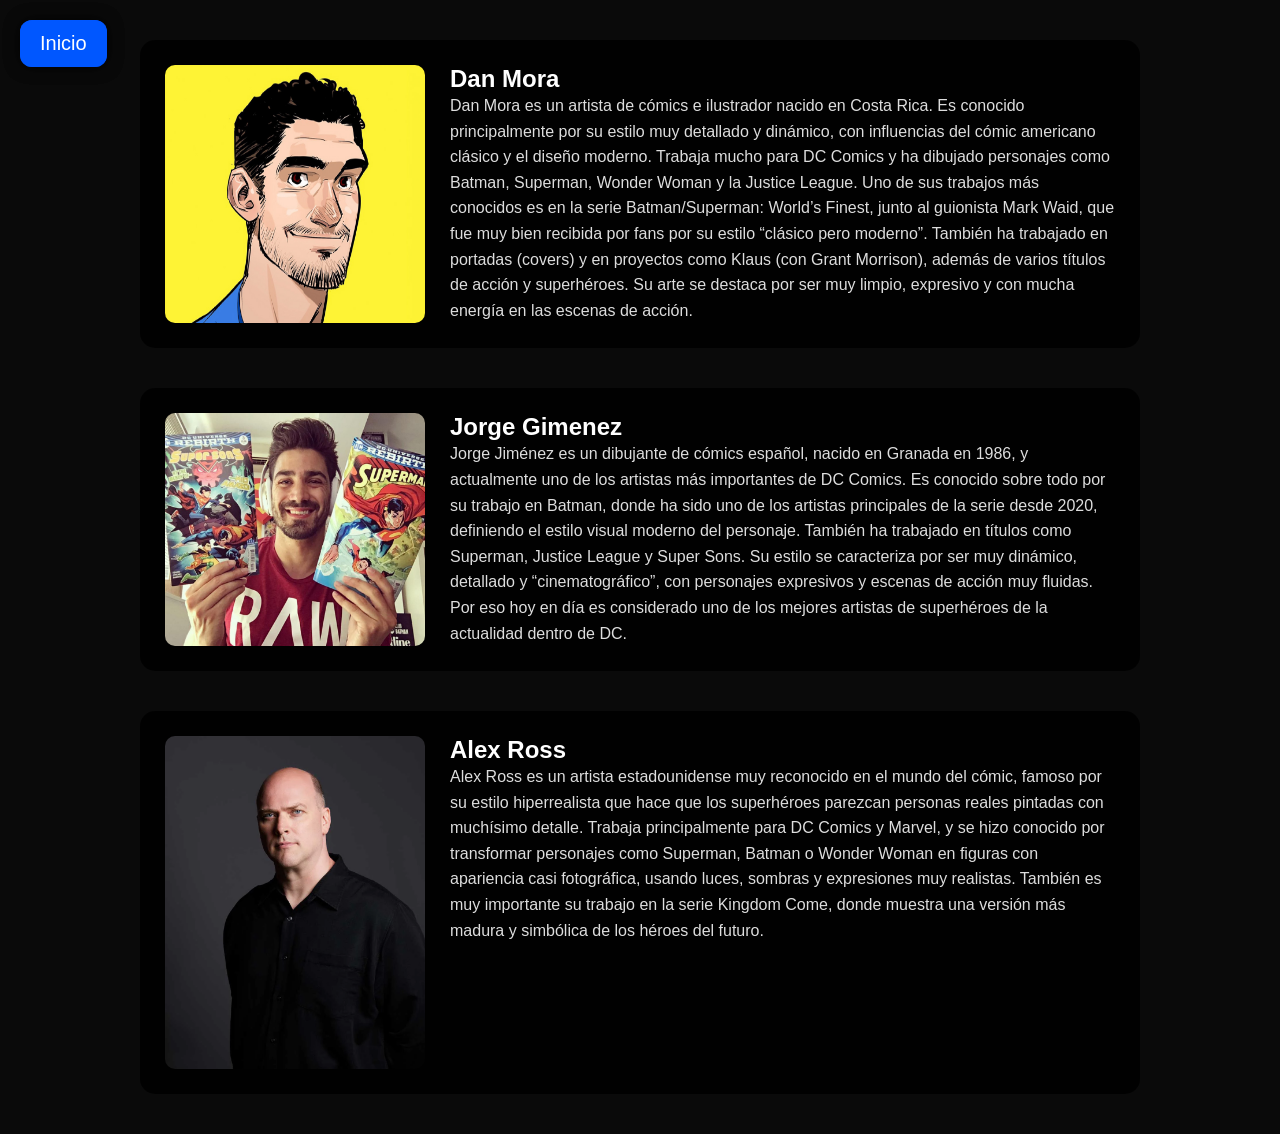
<file: artistas.html>
<!DOCTYPE html>
<html lang="es">

<head>
    <meta charset="UTF-8">
    <meta name="viewport" content="width=device-width, initial-scale=1.0">
    <link rel="stylesheet" href="style.css">
</head>

<a href="index.html" class="volver">Inicio</a>

<body id="artistas">

<a class="volver" href="index.html">Inicio</a>

<div class="artista">

    <img src="./img/sdccmalaga-web-news-danmora.jpg" alt="artista">

    <div class="info-artista">

        <h2>Dan Mora</h2>

        <p>
           Dan Mora es un artista de cómics e ilustrador nacido en Costa Rica. Es conocido principalmente por su estilo muy detallado y dinámico, con influencias del cómic americano clásico y el diseño moderno.

Trabaja mucho para DC Comics y ha dibujado personajes como Batman, Superman, Wonder Woman y la Justice League. Uno de sus trabajos más conocidos es en la serie Batman/Superman: World’s Finest, junto al guionista Mark Waid, que fue muy bien recibida por fans por su estilo “clásico pero moderno”.

También ha trabajado en portadas (covers) y en proyectos como Klaus (con Grant Morrison), además de varios títulos de acción y superhéroes. Su arte se destaca por ser muy limpio, expresivo y con mucha energía en las escenas de acción.

        </p>

    </div>

</div>

<div class="artista">

    <img src="./img/descarga.jpg" alt="artista">

    <div class="info-artista">

        <h2>Jorge Gimenez</h2>

        <p>
            Jorge Jiménez es un dibujante de cómics español, nacido en Granada en 1986, y actualmente uno de los artistas más importantes de DC Comics.

Es conocido sobre todo por su trabajo en Batman, donde ha sido uno de los artistas principales de la serie desde 2020, definiendo el estilo visual moderno del personaje. También ha trabajado en títulos como Superman, Justice League y Super Sons.

Su estilo se caracteriza por ser muy dinámico, detallado y “cinematográfico”, con personajes expresivos y escenas de acción muy fluidas. Por eso hoy en día es considerado uno de los mejores artistas de superhéroes de la actualidad dentro de DC.
        </p>

    </div>

</div>
<div class="artista">

    <img src="./img/ross_bio.webp" alt="artista">

    <div class="info-artista">

        <h2>Alex Ross</h2>

        <p>Alex Ross es un artista estadounidense muy reconocido en el mundo del cómic, famoso por su estilo hiperrealista que hace que los superhéroes parezcan personas reales pintadas con muchísimo detalle. Trabaja principalmente para DC Comics y Marvel, y se hizo conocido por transformar personajes como Superman, Batman o Wonder Woman en figuras con apariencia casi fotográfica, usando luces, sombras y expresiones muy realistas. También es muy importante su trabajo en la serie Kingdom Come, donde muestra una versión más madura y simbólica de los héroes del futuro.
</p>

    </div>

</div>

</body>
</file>
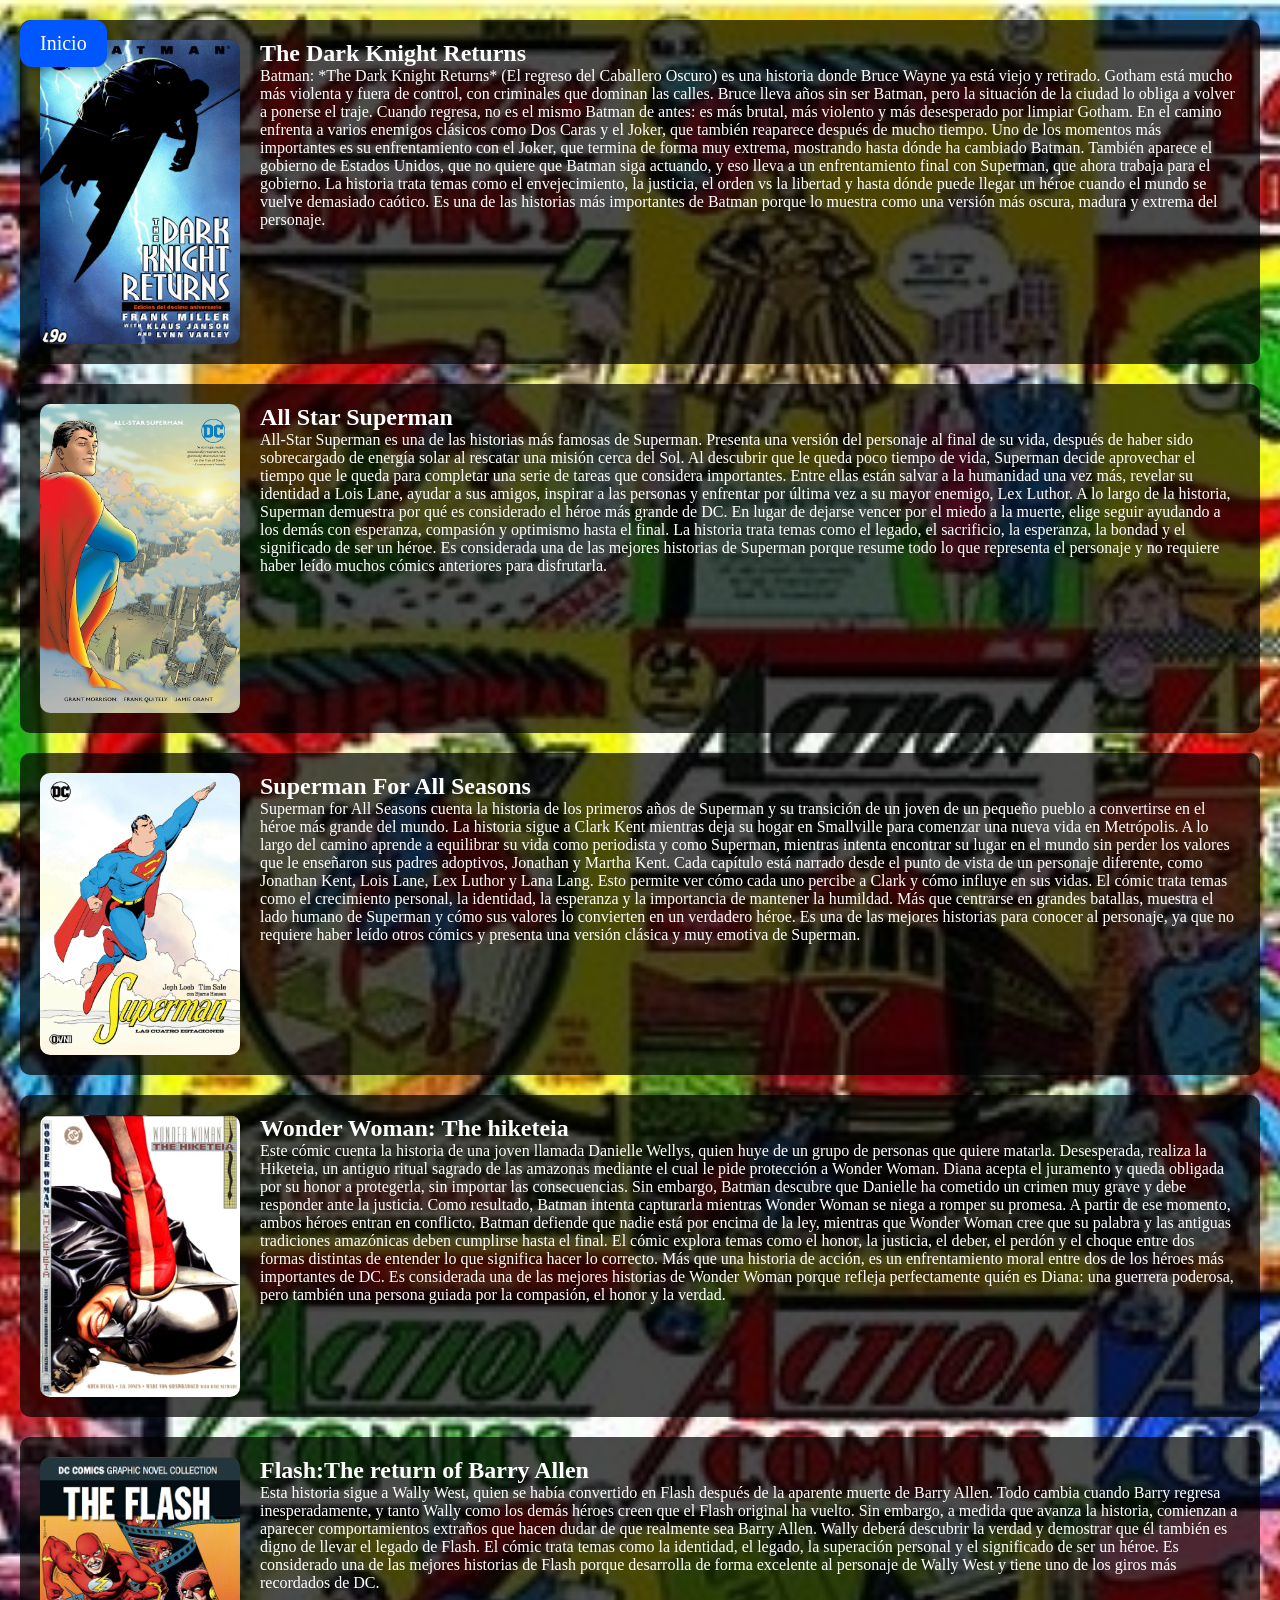
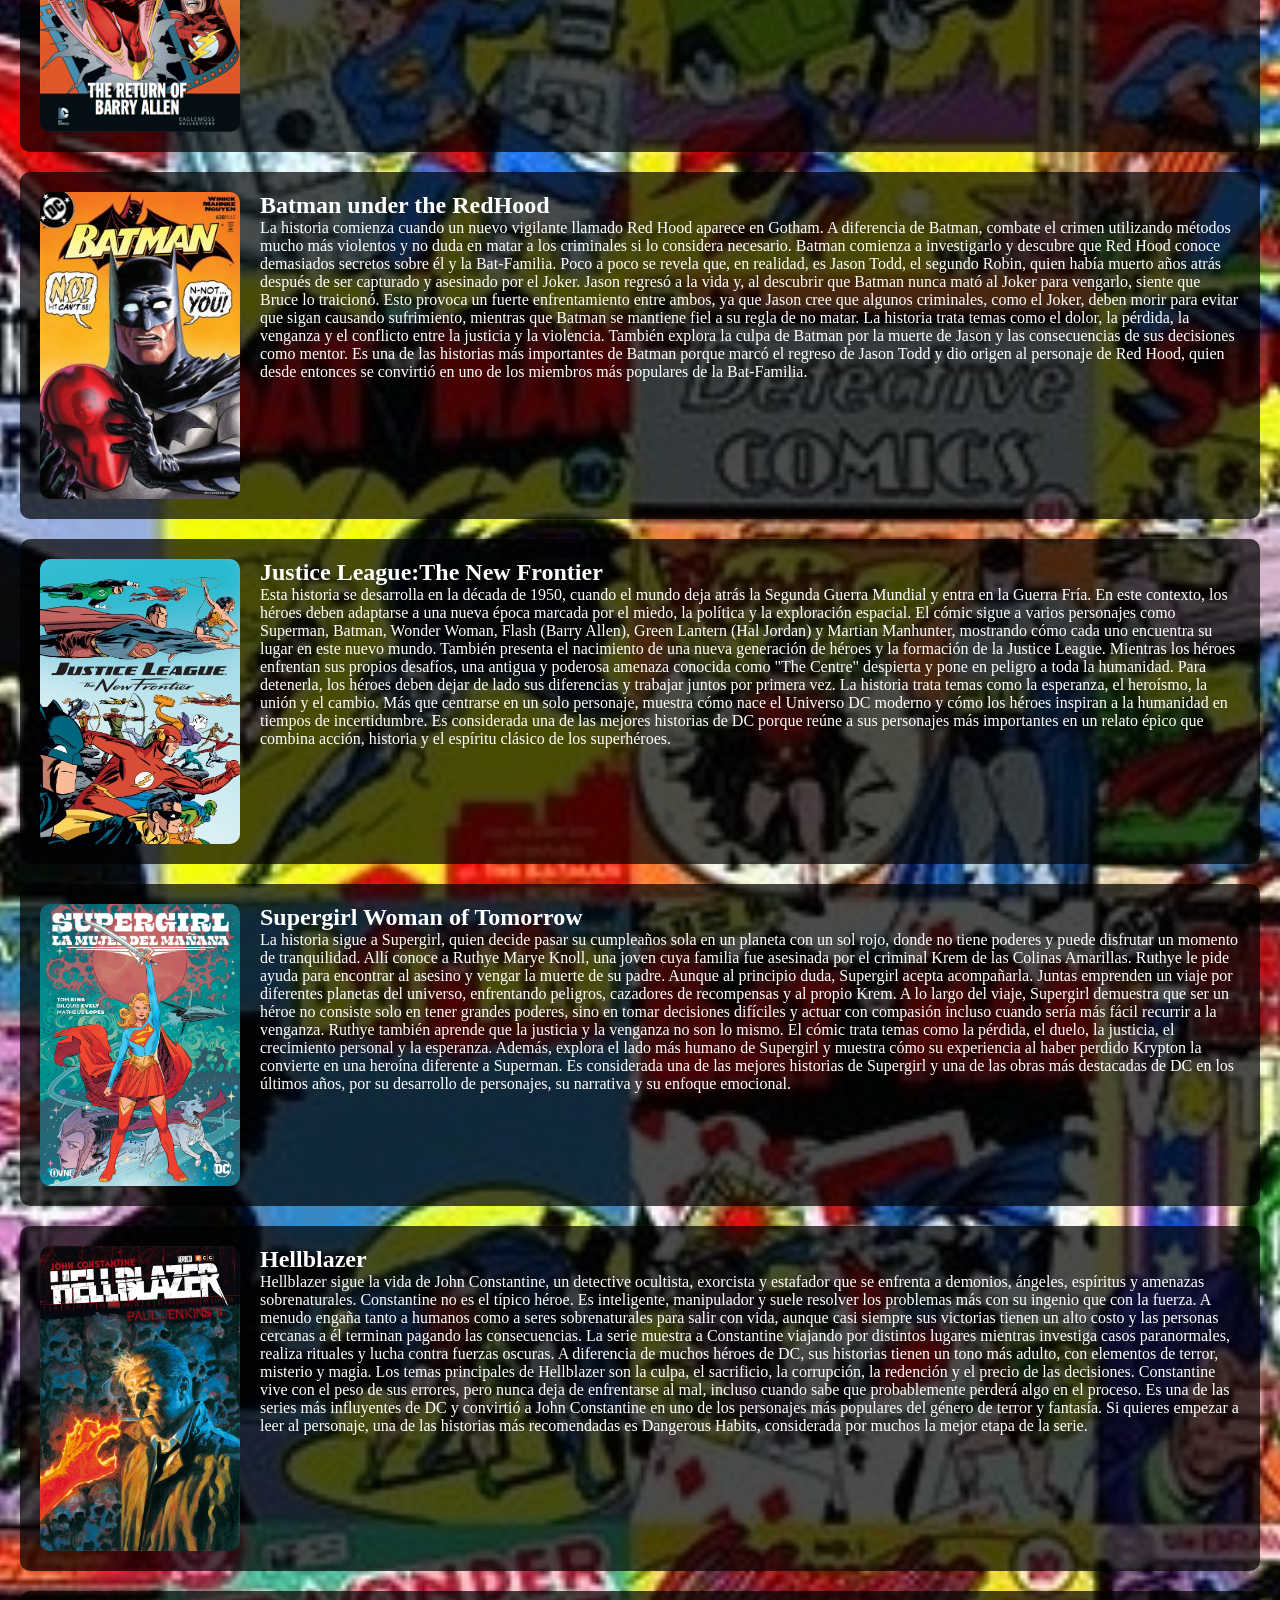
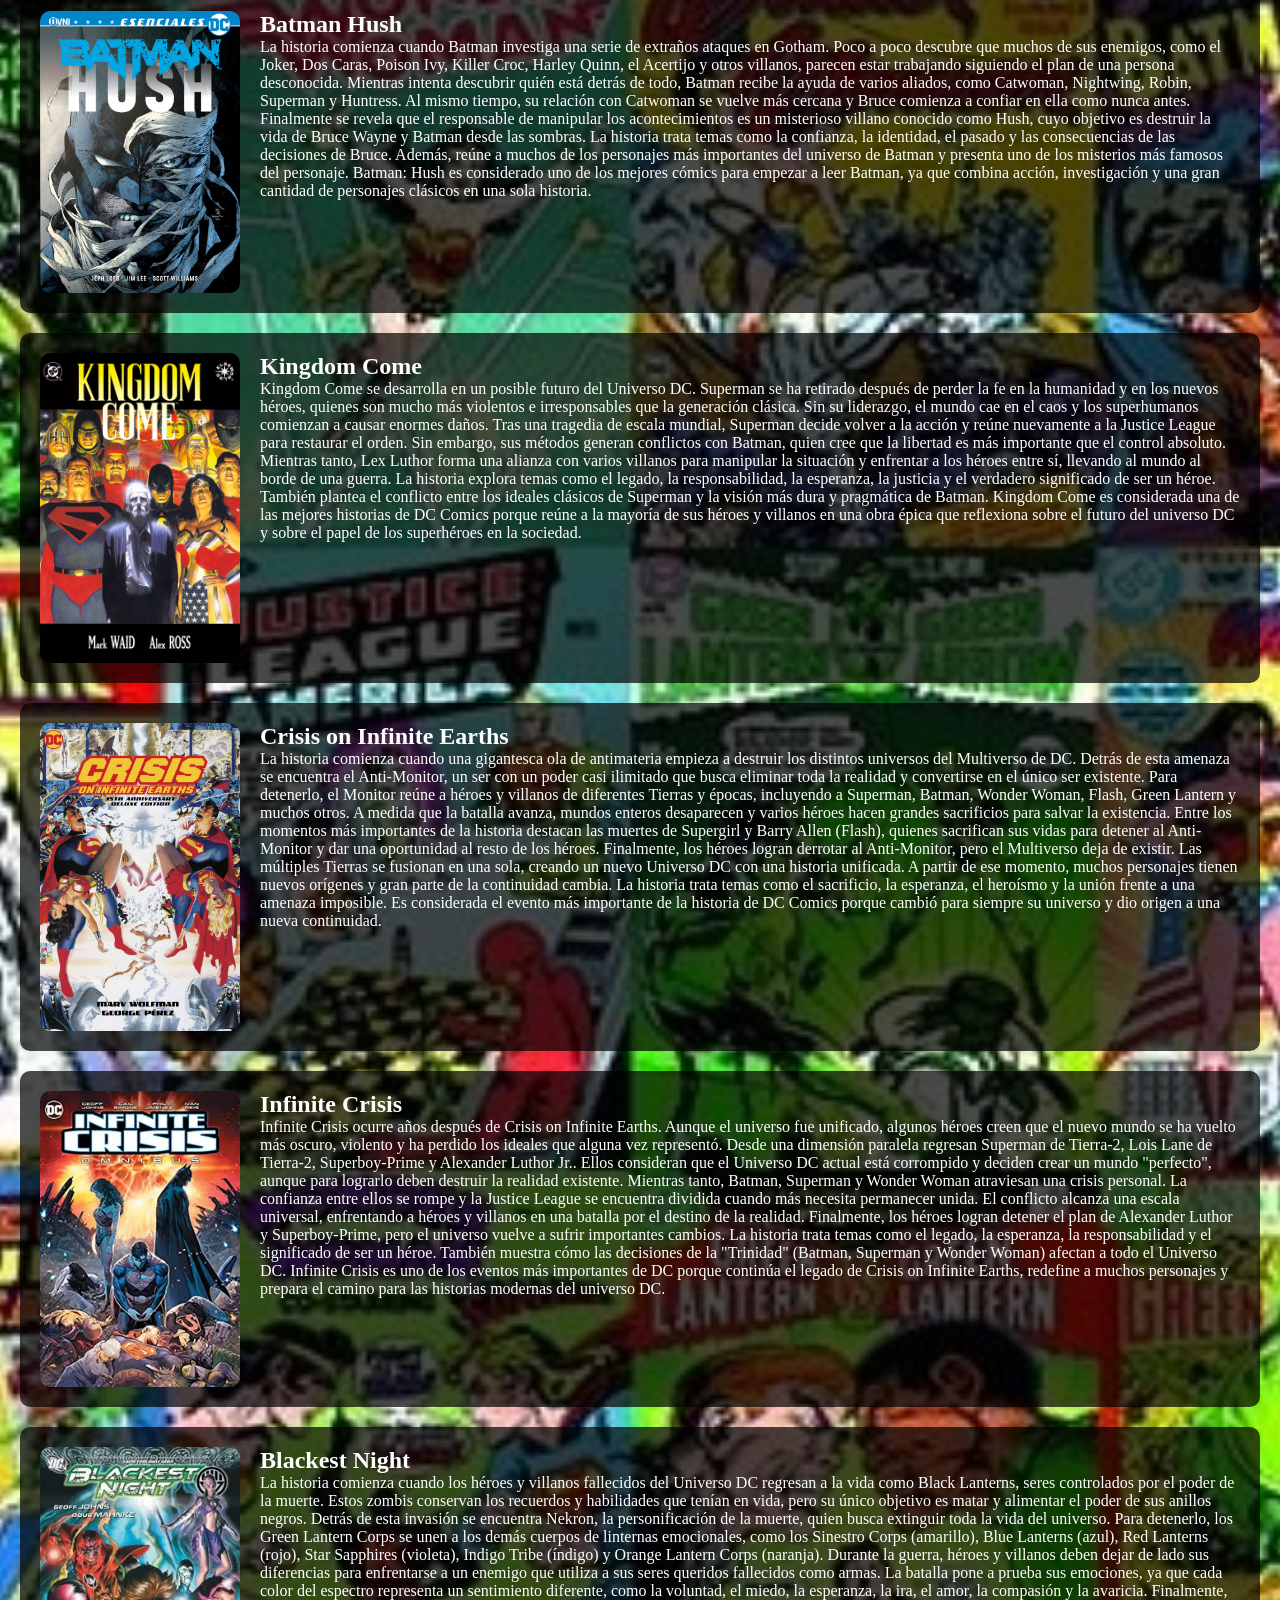
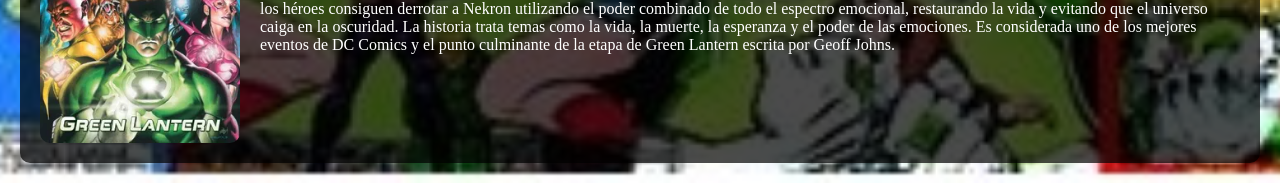
<file: comics.html>
<!DOCTYPE html>
<html lang="es">

<head>
    <meta charset="UTF-8">
    <meta name="viewport" content="width=device-width, initial-scale=1.0">
    <title>Comics DC Comics</title>
    <link rel="stylesheet" href="style.css">
</head>

<body id="comics">

<a href="index.html" class="volver">Inicio</a>

<div class="comic">

    <img src="./img/a.jpg" alt="The Dark Knight Returns">

    <div class="info-comic">

        <h2>The Dark Knight Returns</h2>

        <p>
           Batman: *The Dark Knight Returns* (El regreso del Caballero Oscuro) es una historia donde Bruce Wayne ya está viejo y retirado. Gotham está mucho más violenta y fuera de control, con criminales que dominan las calles.

Bruce lleva años sin ser Batman, pero la situación de la ciudad lo obliga a volver a ponerse el traje.

Cuando regresa, no es el mismo Batman de antes: es más brutal, más violento y más desesperado por limpiar Gotham. En el camino enfrenta a varios enemigos clásicos como Dos Caras y el Joker, que también reaparece después de mucho tiempo.

Uno de los momentos más importantes es su enfrentamiento con el Joker, que termina de forma muy extrema, mostrando hasta dónde ha cambiado Batman.

También aparece el gobierno de Estados Unidos, que no quiere que Batman siga actuando, y eso lleva a un enfrentamiento final con Superman, que ahora trabaja para el gobierno.

La historia trata temas como el envejecimiento, la justicia, el orden vs la libertad y hasta dónde puede llegar un héroe cuando el mundo se vuelve demasiado caótico.

Es una de las historias más importantes de Batman porque lo muestra como una versión más oscura, madura y extrema del personaje.

        </p>

    </div>

</div>
<div class="comic">

    <img src="./img/81UsnOXb5zL._AC_UF1000,1000_QL80_.jpg" alt="All Star Superman">

    <div class="info-comic">

        <h2>All Star Superman</h2>

        <p>All-Star Superman es una de las historias más famosas de Superman. Presenta una versión del personaje al final de su vida, después de haber sido sobrecargado de energía solar al rescatar una misión cerca del Sol.

Al descubrir que le queda poco tiempo de vida, Superman decide aprovechar el tiempo que le queda para completar una serie de tareas que considera importantes. Entre ellas están salvar a la humanidad una vez más, revelar su identidad a Lois Lane, ayudar a sus amigos, inspirar a las personas y enfrentar por última vez a su mayor enemigo, Lex Luthor.

A lo largo de la historia, Superman demuestra por qué es considerado el héroe más grande de DC. En lugar de dejarse vencer por el miedo a la muerte, elige seguir ayudando a los demás con esperanza, compasión y optimismo hasta el final.

La historia trata temas como el legado, el sacrificio, la esperanza, la bondad y el significado de ser un héroe. Es considerada una de las mejores historias de Superman porque resume todo lo que representa el personaje y no requiere haber leído muchos cómics anteriores para disfrutarla.
</p>

    </div>

</div>
<div class="comic">

    <img src="./img/superman_las_cuatro_estaciones_cov1-3aafc1003e9aad525116499954742567-640-0.webp" alt="Superman For All Seasons">

    <div class="info-comic">

        <h2>Superman For All Seasons</h2>

        <p>Superman for All Seasons cuenta la historia de los primeros años de Superman y su transición de un joven de un pequeño pueblo a convertirse en el héroe más grande del mundo.

La historia sigue a Clark Kent mientras deja su hogar en Smallville para comenzar una nueva vida en Metrópolis. A lo largo del camino aprende a equilibrar su vida como periodista y como Superman, mientras intenta encontrar su lugar en el mundo sin perder los valores que le enseñaron sus padres adoptivos, Jonathan y Martha Kent.

Cada capítulo está narrado desde el punto de vista de un personaje diferente, como Jonathan Kent, Lois Lane, Lex Luthor y Lana Lang. Esto permite ver cómo cada uno percibe a Clark y cómo influye en sus vidas.

El cómic trata temas como el crecimiento personal, la identidad, la esperanza y la importancia de mantener la humildad. Más que centrarse en grandes batallas, muestra el lado humano de Superman y cómo sus valores lo convierten en un verdadero héroe.

Es una de las mejores historias para conocer al personaje, ya que no requiere haber leído otros cómics y presenta una versión clásica y muy emotiva de Superman.
</p>

    </div>

</div>
<div class="comic">

    <img src="./img/what-are-your-thoughts-on-the-hiketeia-v0-ux92m3s2b9ed1.webp" alt="Wonder Woman The hiketeia">

    <div class="info-comic">

        <h2>Wonder Woman: The hiketeia</h2>

        <p>Este cómic cuenta la historia de una joven llamada Danielle Wellys, quien huye de un grupo de personas que quiere matarla. Desesperada, realiza la Hiketeia, un antiguo ritual sagrado de las amazonas mediante el cual le pide protección a Wonder Woman.

Diana acepta el juramento y queda obligada por su honor a protegerla, sin importar las consecuencias. Sin embargo, Batman descubre que Danielle ha cometido un crimen muy grave y debe responder ante la justicia. Como resultado, Batman intenta capturarla mientras Wonder Woman se niega a romper su promesa.

A partir de ese momento, ambos héroes entran en conflicto. Batman defiende que nadie está por encima de la ley, mientras que Wonder Woman cree que su palabra y las antiguas tradiciones amazónicas deben cumplirse hasta el final.

El cómic explora temas como el honor, la justicia, el deber, el perdón y el choque entre dos formas distintas de entender lo que significa hacer lo correcto. Más que una historia de acción, es un enfrentamiento moral entre dos de los héroes más importantes de DC.

Es considerada una de las mejores historias de Wonder Woman porque refleja perfectamente quién es Diana: una guerrera poderosa, pero también una persona guiada por la compasión, el honor y la verdad.</p>

    </div>

</div>
<div class="comic">

    <img src="./img/large-7839046.jpg" alt="Flash">

    <div class="info-comic">

        <h2>Flash:The return of Barry Allen</h2>

        <p>Esta historia sigue a Wally West, quien se había convertido en Flash después de la aparente muerte de Barry Allen. Todo cambia cuando Barry regresa inesperadamente, y tanto Wally como los demás héroes creen que el Flash original ha vuelto.

Sin embargo, a medida que avanza la historia, comienzan a aparecer comportamientos extraños que hacen dudar de que realmente sea Barry Allen. Wally deberá descubrir la verdad y demostrar que él también es digno de llevar el legado de Flash.

El cómic trata temas como la identidad, el legado, la superación personal y el significado de ser un héroe. Es considerado una de las mejores historias de Flash porque desarrolla de forma excelente al personaje de Wally West y tiene uno de los giros más recordados de DC.</p>

    </div>

</div>
<div class="comic">

    <img src="./img/Batman_638_(March_2005).jpg" alt="bats">

    <div class="info-comic">

        <h2>Batman under the RedHood</h2>

        <p>La historia comienza cuando un nuevo vigilante llamado Red Hood aparece en Gotham. A diferencia de Batman, combate el crimen utilizando métodos mucho más violentos y no duda en matar a los criminales si lo considera necesario.

Batman comienza a investigarlo y descubre que Red Hood conoce demasiados secretos sobre él y la Bat-Familia. Poco a poco se revela que, en realidad, es Jason Todd, el segundo Robin, quien había muerto años atrás después de ser capturado y asesinado por el Joker.

Jason regresó a la vida y, al descubrir que Batman nunca mató al Joker para vengarlo, siente que Bruce lo traicionó. Esto provoca un fuerte enfrentamiento entre ambos, ya que Jason cree que algunos criminales, como el Joker, deben morir para evitar que sigan causando sufrimiento, mientras que Batman se mantiene fiel a su regla de no matar.

La historia trata temas como el dolor, la pérdida, la venganza y el conflicto entre la justicia y la violencia. También explora la culpa de Batman por la muerte de Jason y las consecuencias de sus decisiones como mentor.

Es una de las historias más importantes de Batman porque marcó el regreso de Jason Todd y dio origen al personaje de Red Hood, quien desde entonces se convirtió en uno de los miembros más populares de la Bat-Familia.</p>

    </div>

</div>
<div class="comic">

    <img src="./img/MV5BNTU5NzM0NTU0NF5BMl5BanBnXkFtZTgwOTEyNzAwNzE@._V1_.jpg" alt="Jl">

    <div class="info-comic">

        <h2>Justice League:The New Frontier</h2>

        <p>Esta historia se desarrolla en la década de 1950, cuando el mundo deja atrás la Segunda Guerra Mundial y entra en la Guerra Fría. En este contexto, los héroes deben adaptarse a una nueva época marcada por el miedo, la política y la exploración espacial.

El cómic sigue a varios personajes como Superman, Batman, Wonder Woman, Flash (Barry Allen), Green Lantern (Hal Jordan) y Martian Manhunter, mostrando cómo cada uno encuentra su lugar en este nuevo mundo. También presenta el nacimiento de una nueva generación de héroes y la formación de la Justice League.

Mientras los héroes enfrentan sus propios desafíos, una antigua y poderosa amenaza conocida como "The Centre" despierta y pone en peligro a toda la humanidad. Para detenerla, los héroes deben dejar de lado sus diferencias y trabajar juntos por primera vez.

La historia trata temas como la esperanza, el heroísmo, la unión y el cambio. Más que centrarse en un solo personaje, muestra cómo nace el Universo DC moderno y cómo los héroes inspiran a la humanidad en tiempos de incertidumbre.

Es considerada una de las mejores historias de DC porque reúne a sus personajes más importantes en un relato épico que combina acción, historia y el espíritu clásico de los superhéroes.</p>

    </div>

</div>
<div class="comic">

    <img src="./img/super_girl_la_mujer_del_manana_cov-9f92c435abd5561bc617129234759979-640-0.webp" alt="supergirl">

    <div class="info-comic">

        <h2>Supergirl Woman of Tomorrow</h2>

        <p>La historia sigue a Supergirl, quien decide pasar su cumpleaños sola en un planeta con un sol rojo, donde no tiene poderes y puede disfrutar un momento de tranquilidad. Allí conoce a Ruthye Marye Knoll, una joven cuya familia fue asesinada por el criminal Krem de las Colinas Amarillas.

Ruthye le pide ayuda para encontrar al asesino y vengar la muerte de su padre. Aunque al principio duda, Supergirl acepta acompañarla. Juntas emprenden un viaje por diferentes planetas del universo, enfrentando peligros, cazadores de recompensas y al propio Krem.

A lo largo del viaje, Supergirl demuestra que ser un héroe no consiste solo en tener grandes poderes, sino en tomar decisiones difíciles y actuar con compasión incluso cuando sería más fácil recurrir a la venganza. Ruthye también aprende que la justicia y la venganza no son lo mismo.

El cómic trata temas como la pérdida, el duelo, la justicia, el crecimiento personal y la esperanza. Además, explora el lado más humano de Supergirl y muestra cómo su experiencia al haber perdido Krypton la convierte en una heroína diferente a Superman.

Es considerada una de las mejores historias de Supergirl y una de las obras más destacadas de DC en los últimos años, por su desarrollo de personajes, su narrativa y su enfoque emocional.</p>

    </div>

</div>
<div class="comic">

    <img src="./img/hellblazer_paul_jenkins_vol1.jpg" alt="hellblazer">

    <div class="info-comic">

        <h2>Hellblazer</h2>

        <p>Hellblazer sigue la vida de John Constantine, un detective ocultista, exorcista y estafador que se enfrenta a demonios, ángeles, espíritus y amenazas sobrenaturales.

Constantine no es el típico héroe. Es inteligente, manipulador y suele resolver los problemas más con su ingenio que con la fuerza. A menudo engaña tanto a humanos como a seres sobrenaturales para salir con vida, aunque casi siempre sus victorias tienen un alto costo y las personas cercanas a él terminan pagando las consecuencias.

La serie muestra a Constantine viajando por distintos lugares mientras investiga casos paranormales, realiza rituales y lucha contra fuerzas oscuras. A diferencia de muchos héroes de DC, sus historias tienen un tono más adulto, con elementos de terror, misterio y magia.

Los temas principales de Hellblazer son la culpa, el sacrificio, la corrupción, la redención y el precio de las decisiones. Constantine vive con el peso de sus errores, pero nunca deja de enfrentarse al mal, incluso cuando sabe que probablemente perderá algo en el proceso.

Es una de las series más influyentes de DC y convirtió a John Constantine en uno de los personajes más populares del género de terror y fantasía. Si quieres empezar a leer al personaje, una de las historias más recomendadas es Dangerous Habits, considerada por muchos la mejor etapa de la serie.</p>

    </div>

</div>
<div class="comic">

    <img src="./img/batman_hush_cov_arg1-6c97c77eda6c89941116197122413850-640-0.webp" alt="batm">

    <div class="info-comic">

        <h2>Batman Hush</h2>

        <p>La historia comienza cuando Batman investiga una serie de extraños ataques en Gotham. Poco a poco descubre que muchos de sus enemigos, como el Joker, Dos Caras, Poison Ivy, Killer Croc, Harley Quinn, el Acertijo y otros villanos, parecen estar trabajando siguiendo el plan de una persona desconocida.

Mientras intenta descubrir quién está detrás de todo, Batman recibe la ayuda de varios aliados, como Catwoman, Nightwing, Robin, Superman y Huntress. Al mismo tiempo, su relación con Catwoman se vuelve más cercana y Bruce comienza a confiar en ella como nunca antes.

Finalmente se revela que el responsable de manipular los acontecimientos es un misterioso villano conocido como Hush, cuyo objetivo es destruir la vida de Bruce Wayne y Batman desde las sombras.

La historia trata temas como la confianza, la identidad, el pasado y las consecuencias de las decisiones de Bruce. Además, reúne a muchos de los personajes más importantes del universo de Batman y presenta uno de los misterios más famosos del personaje.

Batman: Hush es considerado uno de los mejores cómics para empezar a leer Batman, ya que combina acción, investigación y una gran cantidad de personajes clásicos en una sola historia.</p>

    </div>

</div>
<div class="comic">

    <img src="./img/kingdom-come-2.jpg" alt="">

    <div class="info-comic">

        <h2>Kingdom Come</h2>

        <p>Kingdom Come se desarrolla en un posible futuro del Universo DC. Superman se ha retirado después de perder la fe en la humanidad y en los nuevos héroes, quienes son mucho más violentos e irresponsables que la generación clásica. Sin su liderazgo, el mundo cae en el caos y los superhumanos comienzan a causar enormes daños.

Tras una tragedia de escala mundial, Superman decide volver a la acción y reúne nuevamente a la Justice League para restaurar el orden. Sin embargo, sus métodos generan conflictos con Batman, quien cree que la libertad es más importante que el control absoluto.

Mientras tanto, Lex Luthor forma una alianza con varios villanos para manipular la situación y enfrentar a los héroes entre sí, llevando al mundo al borde de una guerra.

La historia explora temas como el legado, la responsabilidad, la esperanza, la justicia y el verdadero significado de ser un héroe. También plantea el conflicto entre los ideales clásicos de Superman y la visión más dura y pragmática de Batman.

Kingdom Come es considerada una de las mejores historias de DC Comics porque reúne a la mayoría de sus héroes y villanos en una obra épica que reflexiona sobre el futuro del universo DC y sobre el papel de los superhéroes en la sociedad.</p>

    </div>

</div>
<div class="comic">

    <img src="./img/nt0md35e74ic1.jpeg" alt="infinti">

    <div class="info-comic">

        <h2>Crisis on Infinite Earths</h2>

        <p>La historia comienza cuando una gigantesca ola de antimateria empieza a destruir los distintos universos del Multiverso de DC. Detrás de esta amenaza se encuentra el Anti-Monitor, un ser con un poder casi ilimitado que busca eliminar toda la realidad y convertirse en el único ser existente.

Para detenerlo, el Monitor reúne a héroes y villanos de diferentes Tierras y épocas, incluyendo a Superman, Batman, Wonder Woman, Flash, Green Lantern y muchos otros. A medida que la batalla avanza, mundos enteros desaparecen y varios héroes hacen grandes sacrificios para salvar la existencia.

Entre los momentos más importantes de la historia destacan las muertes de Supergirl y Barry Allen (Flash), quienes sacrifican sus vidas para detener al Anti-Monitor y dar una oportunidad al resto de los héroes.

Finalmente, los héroes logran derrotar al Anti-Monitor, pero el Multiverso deja de existir. Las múltiples Tierras se fusionan en una sola, creando un nuevo Universo DC con una historia unificada. A partir de ese momento, muchos personajes tienen nuevos orígenes y gran parte de la continuidad cambia.

La historia trata temas como el sacrificio, la esperanza, el heroísmo y la unión frente a una amenaza imposible. Es considerada el evento más importante de la historia de DC Comics porque cambió para siempre su universo y dio origen a una nueva continuidad.</p>

    </div>

</div>
<div class="comic">

    <img src="./img/53841923597439c8d8f6e5c780957cae.webp" alt="">

    <div class="info-comic">

        <h2>Infinite Crisis</h2>

        <p>Infinite Crisis ocurre años después de Crisis on Infinite Earths. Aunque el universo fue unificado, algunos héroes creen que el nuevo mundo se ha vuelto más oscuro, violento y ha perdido los ideales que alguna vez representó.

Desde una dimensión paralela regresan Superman de Tierra-2, Lois Lane de Tierra-2, Superboy-Prime y Alexander Luthor Jr.. Ellos consideran que el Universo DC actual está corrompido y deciden crear un mundo "perfecto", aunque para lograrlo deben destruir la realidad existente.

Mientras tanto, Batman, Superman y Wonder Woman atraviesan una crisis personal. La confianza entre ellos se rompe y la Justice League se encuentra dividida cuando más necesita permanecer unida.

El conflicto alcanza una escala universal, enfrentando a héroes y villanos en una batalla por el destino de la realidad. Finalmente, los héroes logran detener el plan de Alexander Luthor y Superboy-Prime, pero el universo vuelve a sufrir importantes cambios.

La historia trata temas como el legado, la esperanza, la responsabilidad y el significado de ser un héroe. También muestra cómo las decisiones de la "Trinidad" (Batman, Superman y Wonder Woman) afectan a todo el Universo DC.

Infinite Crisis es uno de los eventos más importantes de DC porque continúa el legado de Crisis on Infinite Earths, redefine a muchos personajes y prepara el camino para las historias modernas del universo DC.</p>

    </div>

</div>
<div class="comic">

    <img src="./img/2c8d2d70a220e4fea158a6b17b46c3b9.webp" alt="gr">

    <div class="info-comic">

        <h2>Blackest Night</h2>

        <p>La historia comienza cuando los héroes y villanos fallecidos del Universo DC regresan a la vida como Black Lanterns, seres controlados por el poder de la muerte. Estos zombis conservan los recuerdos y habilidades que tenían en vida, pero su único objetivo es matar y alimentar el poder de sus anillos negros.

Detrás de esta invasión se encuentra Nekron, la personificación de la muerte, quien busca extinguir toda la vida del universo. Para detenerlo, los Green Lantern Corps se unen a los demás cuerpos de linternas emocionales, como los Sinestro Corps (amarillo), Blue Lanterns (azul), Red Lanterns (rojo), Star Sapphires (violeta), Indigo Tribe (índigo) y Orange Lantern Corps (naranja).

Durante la guerra, héroes y villanos deben dejar de lado sus diferencias para enfrentarse a un enemigo que utiliza a sus seres queridos fallecidos como armas. La batalla pone a prueba sus emociones, ya que cada color del espectro representa un sentimiento diferente, como la voluntad, el miedo, la esperanza, la ira, el amor, la compasión y la avaricia.

Finalmente, los héroes consiguen derrotar a Nekron utilizando el poder combinado de todo el espectro emocional, restaurando la vida y evitando que el universo caiga en la oscuridad.

La historia trata temas como la vida, la muerte, la esperanza y el poder de las emociones. Es considerada uno de los mejores eventos de DC Comics y el punto culminante de la etapa de Green Lantern escrita por Geoff Johns.</p>

    </div>

</div>
</file>
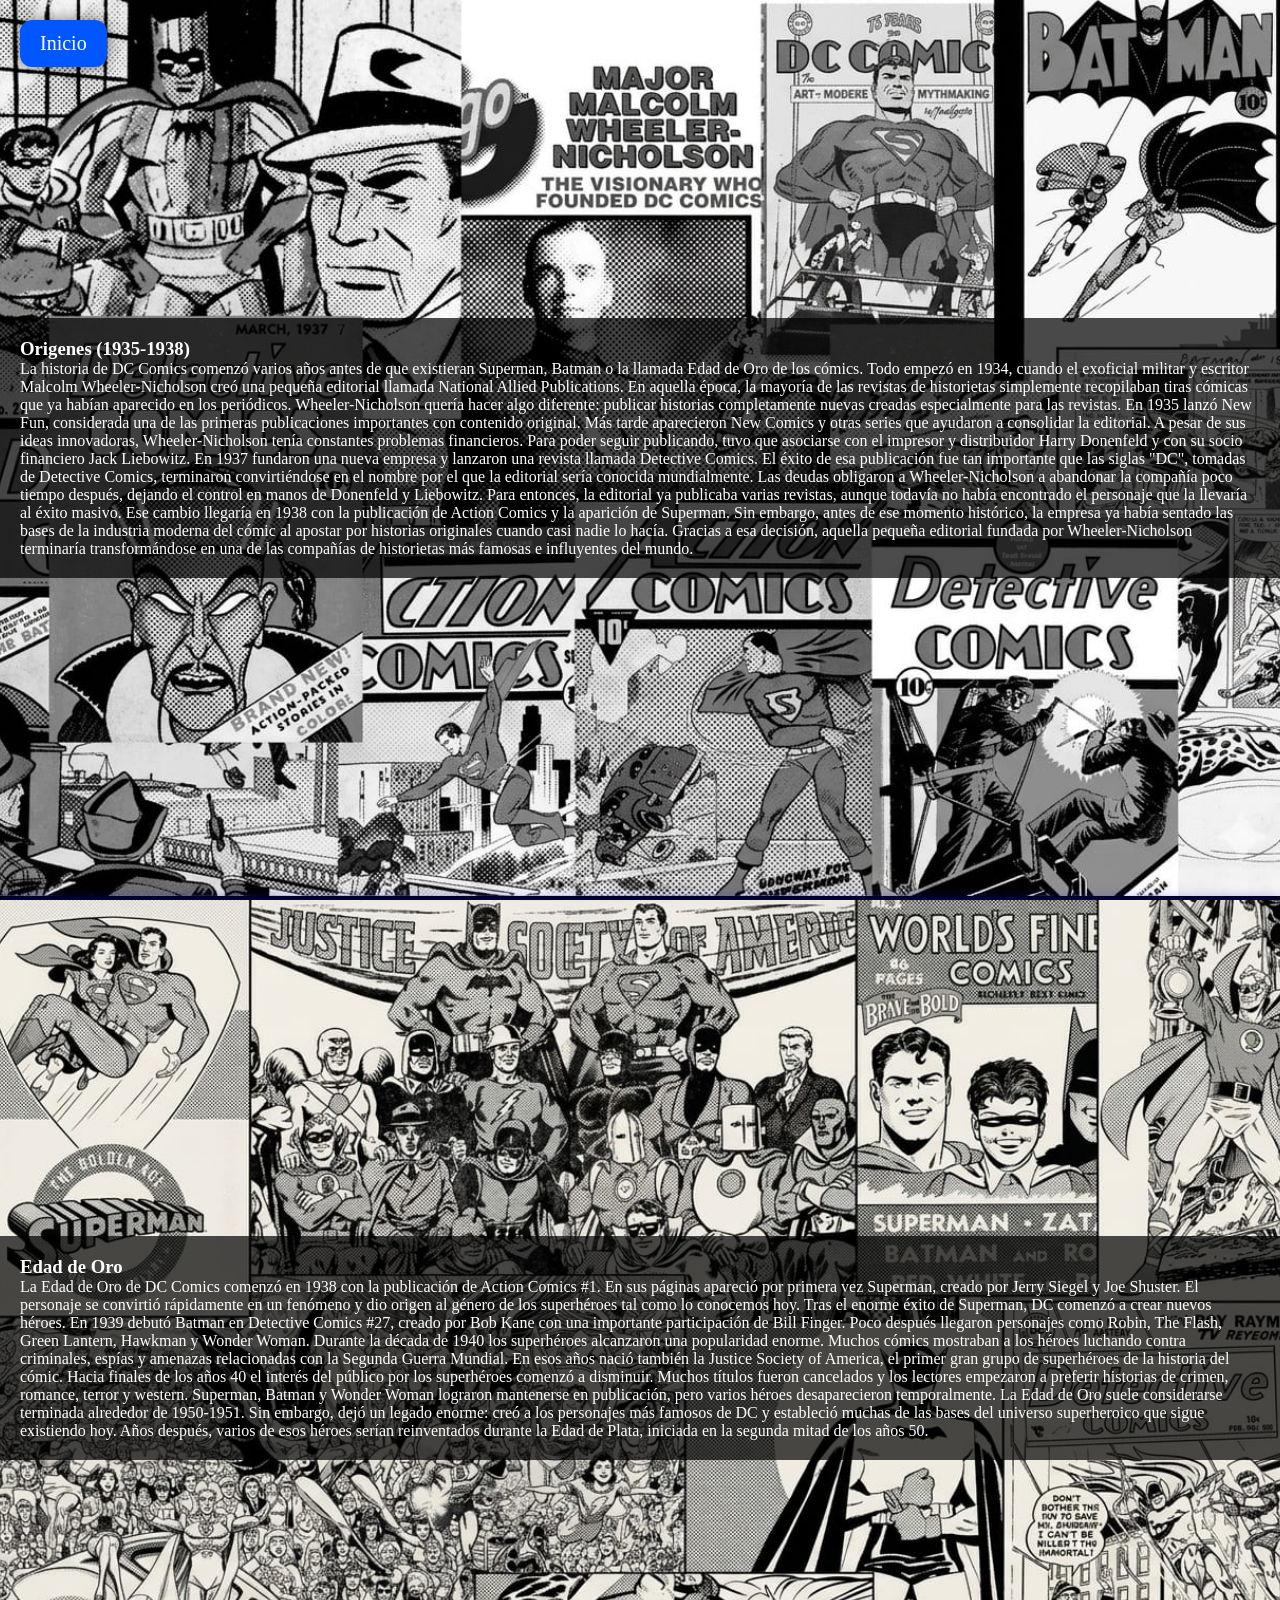
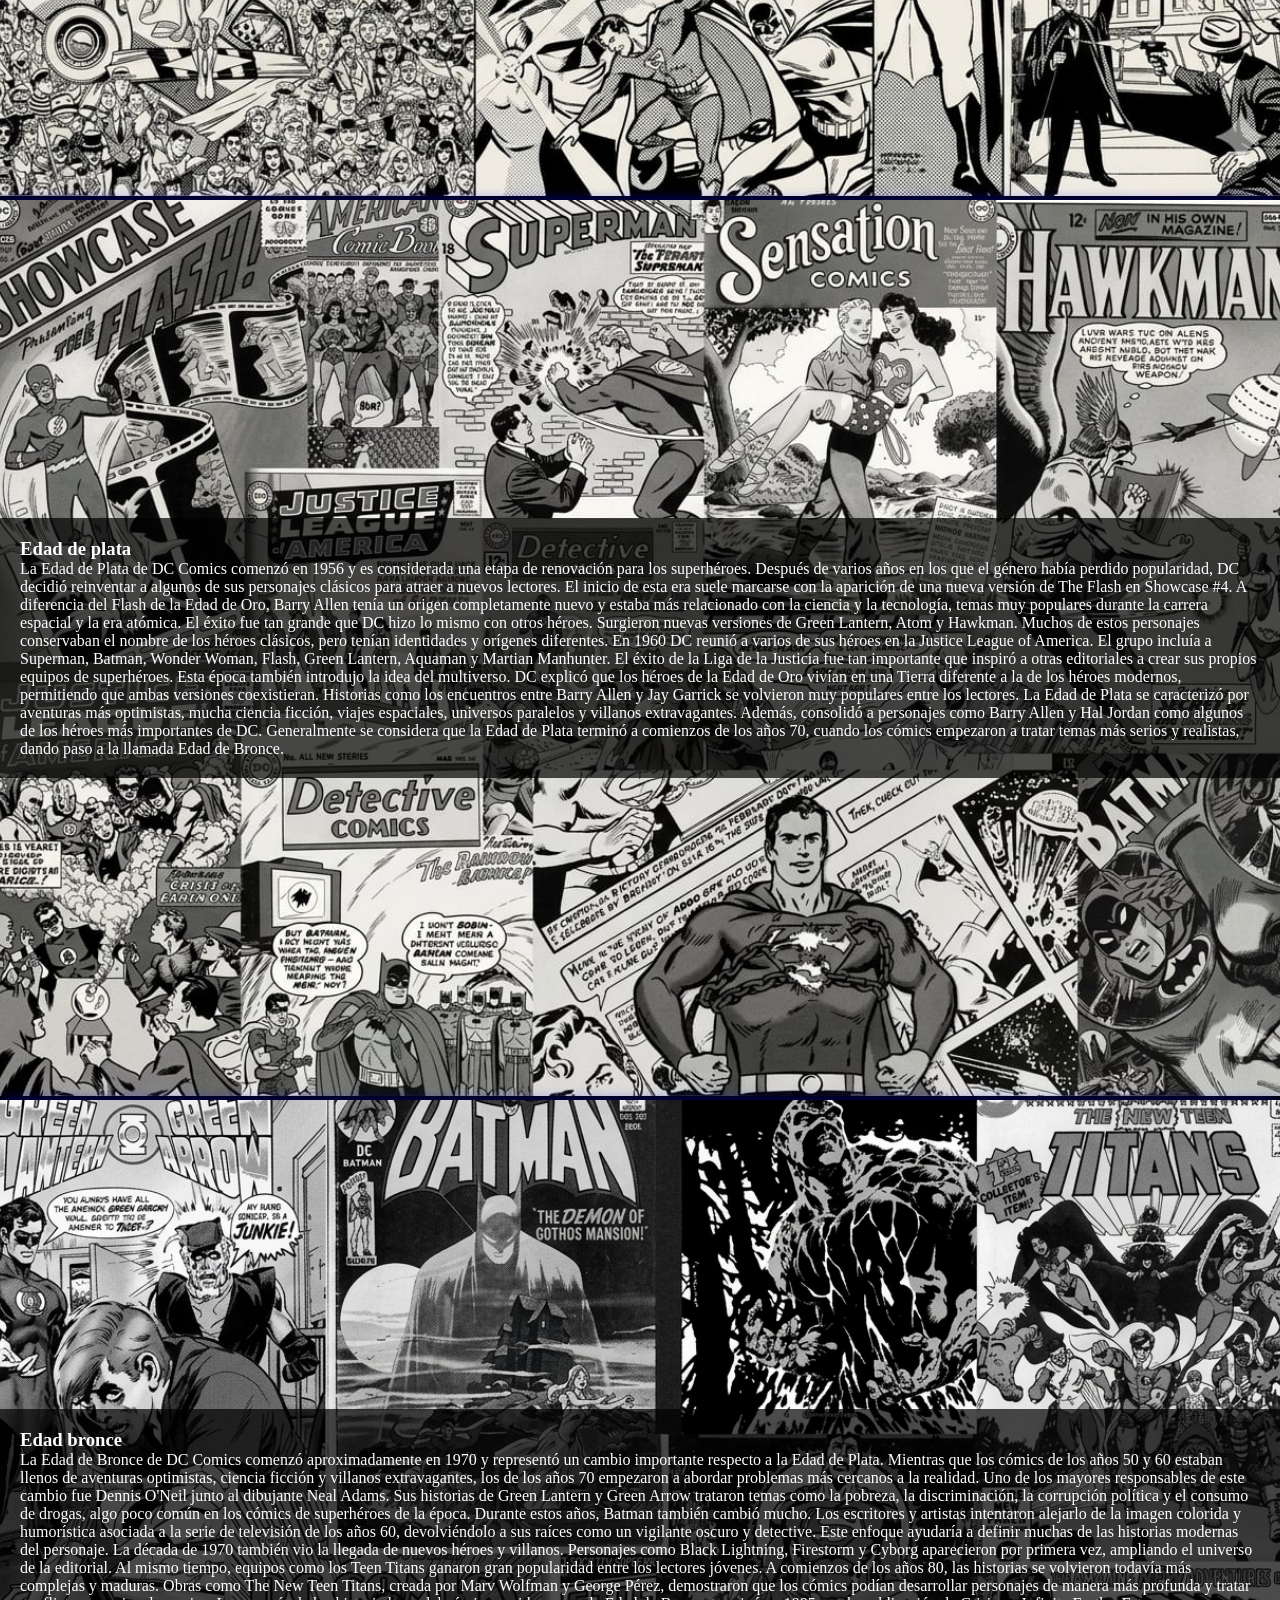
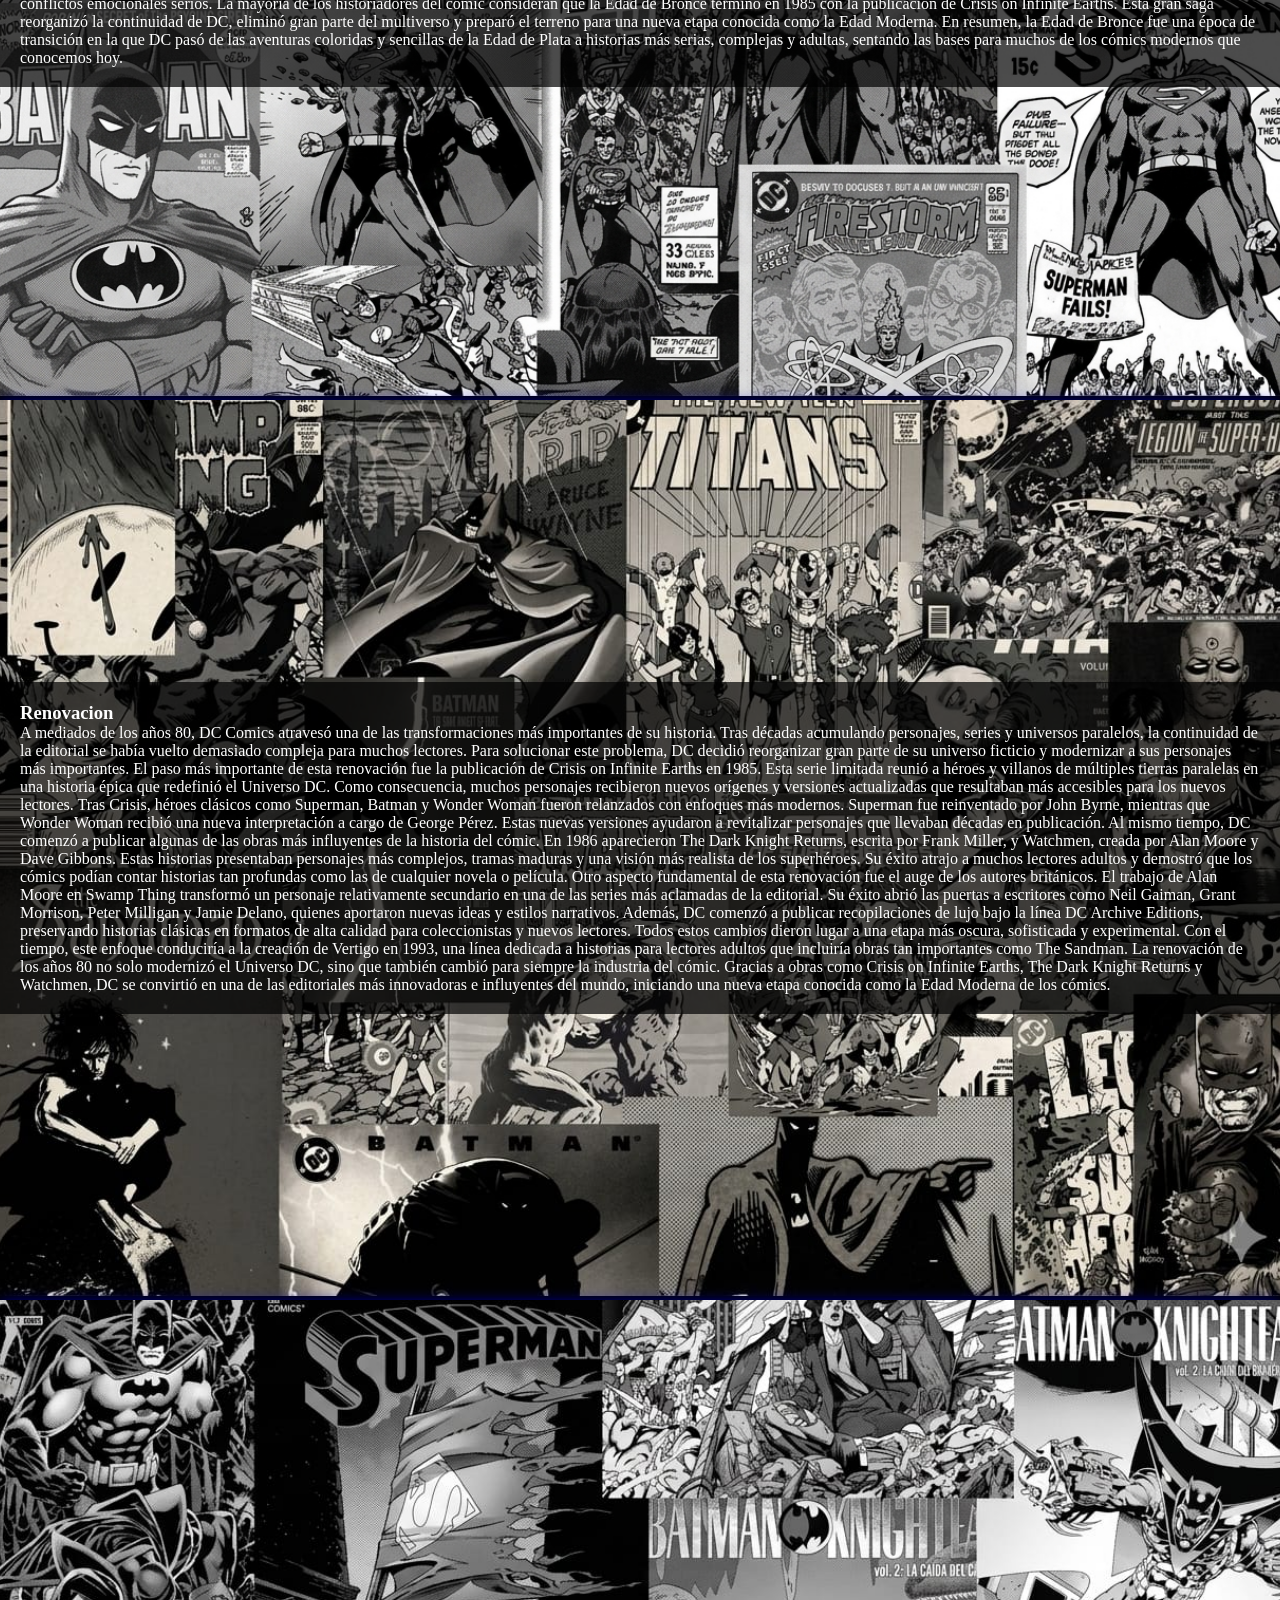
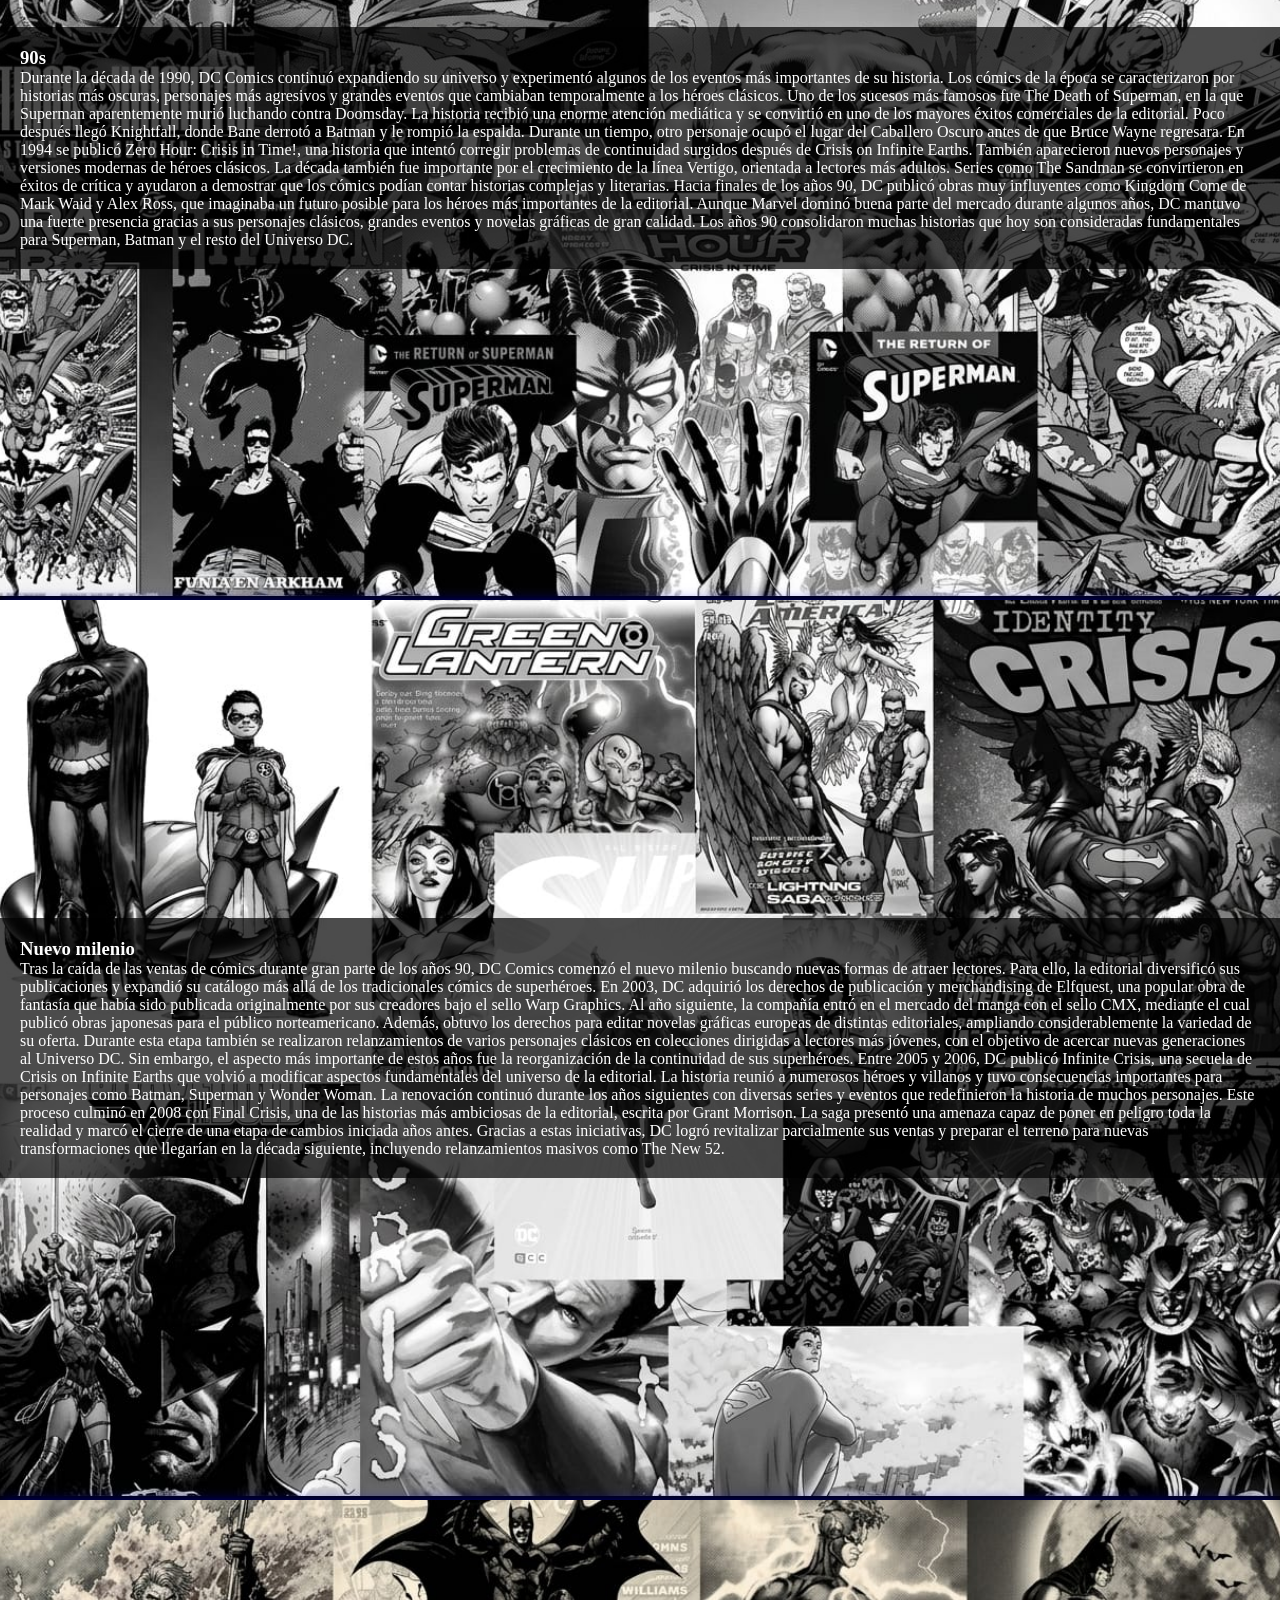
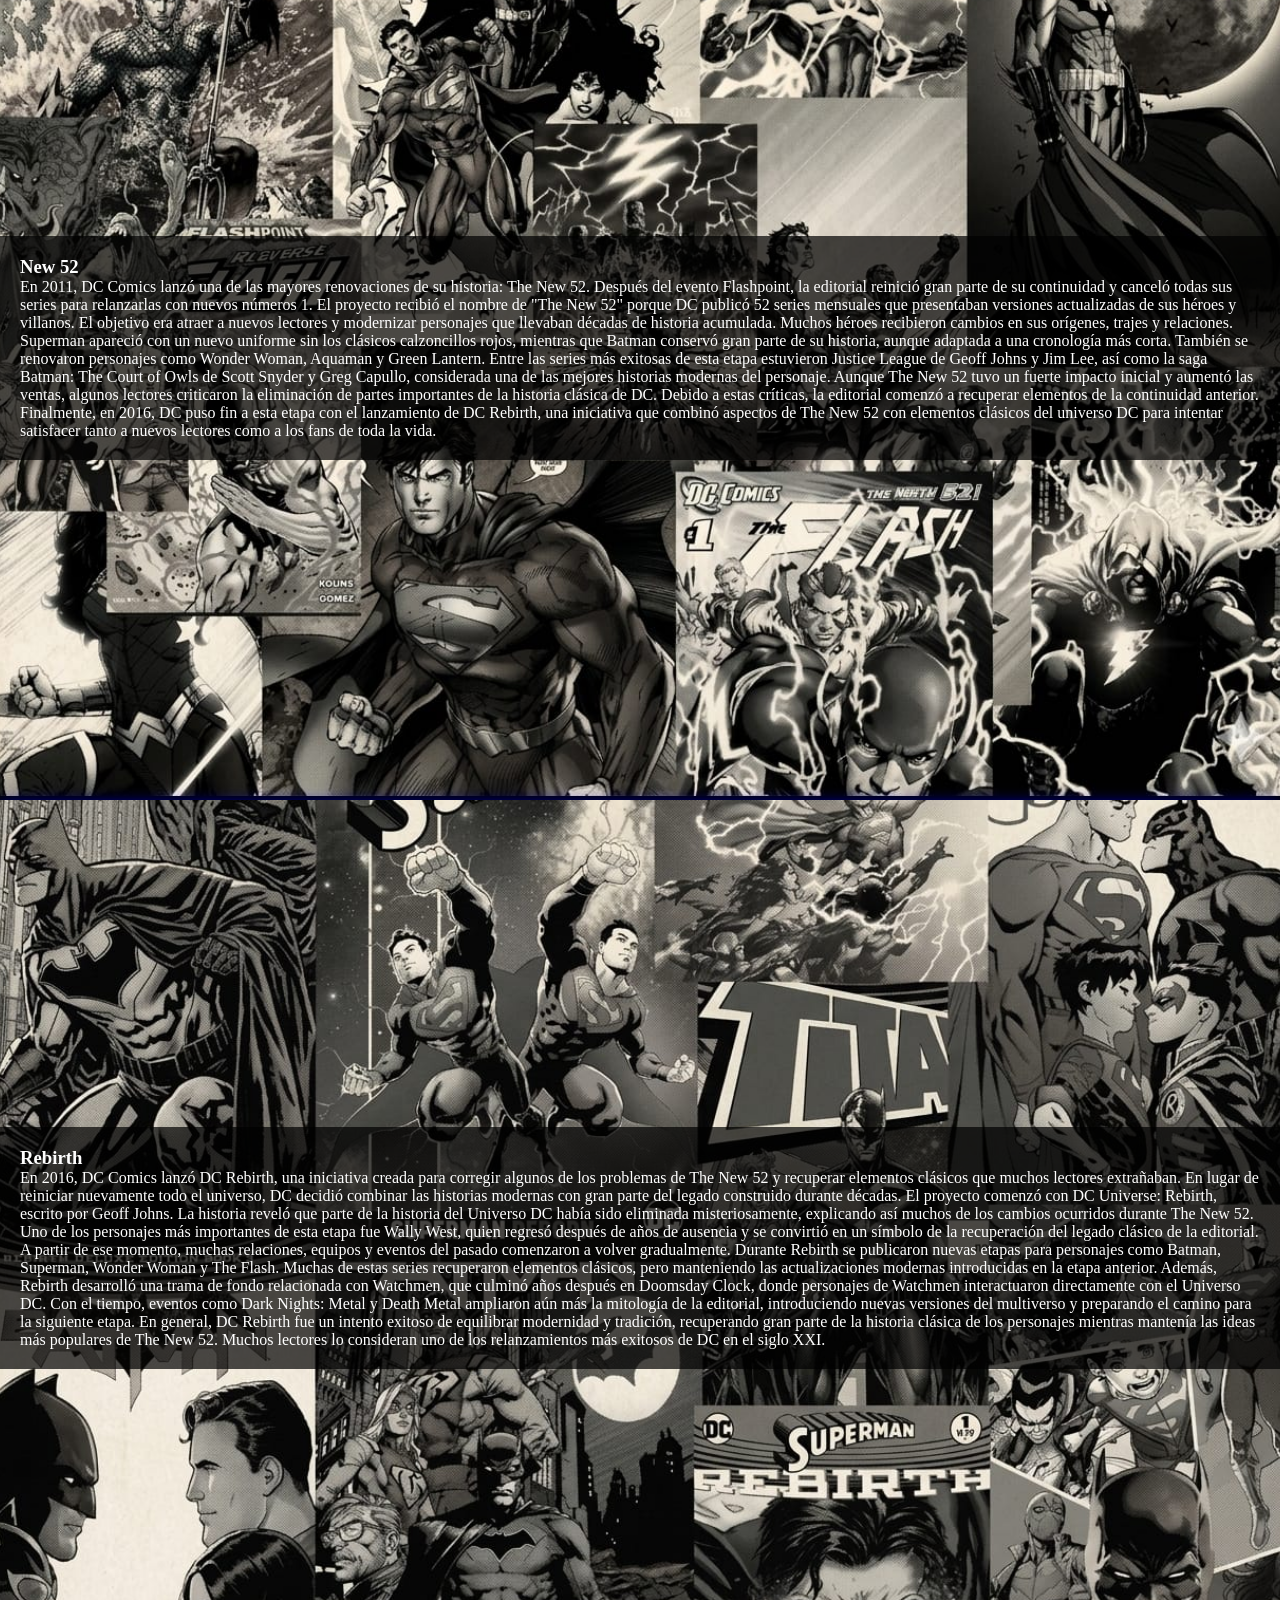
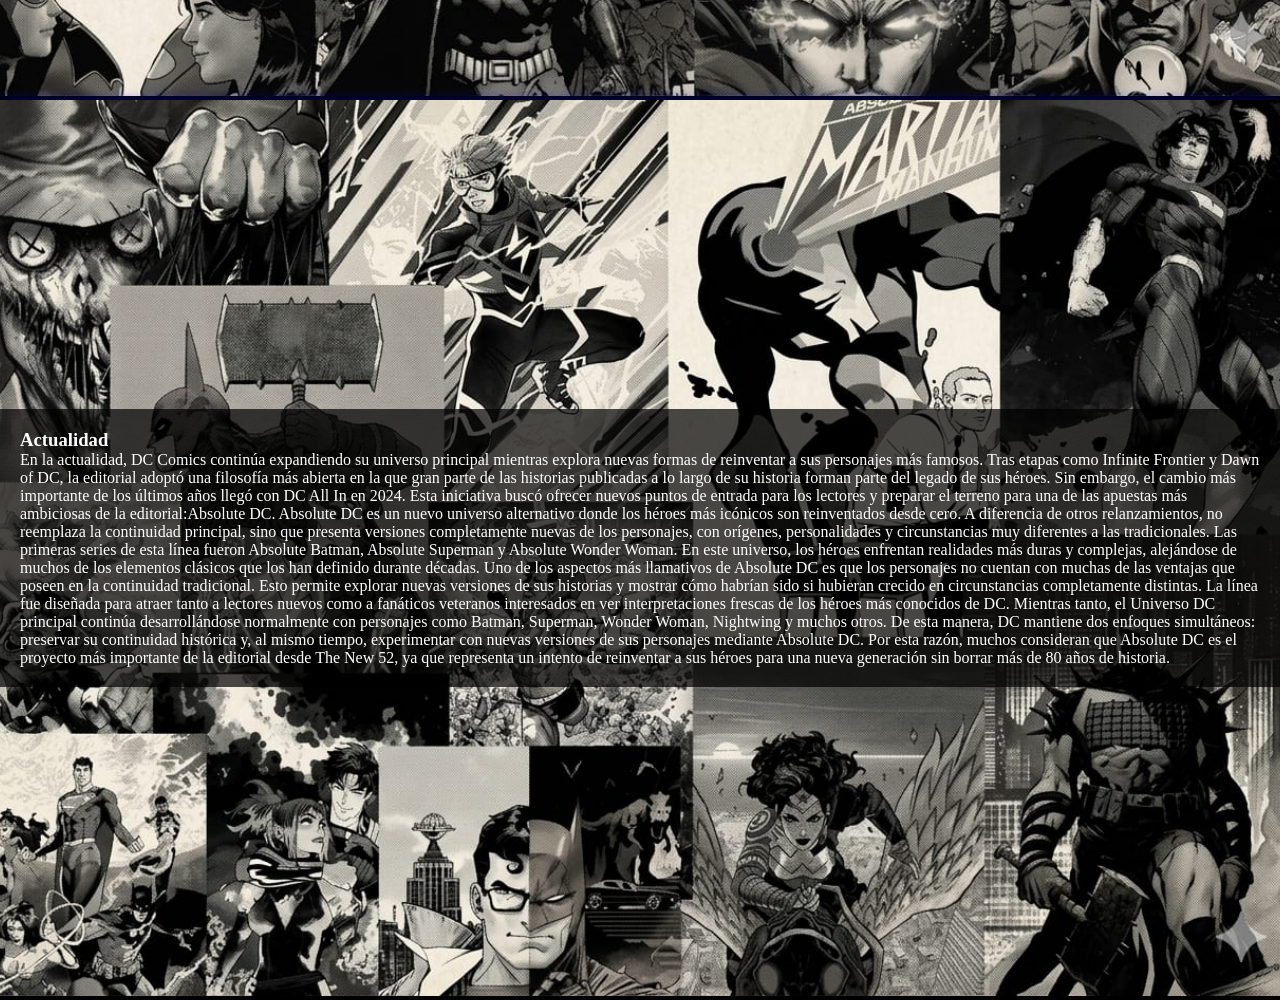
<file: historia.html>
<!DOCTYPE html>
<html lang="es">

<head>
    <meta charset="UTF-8">
    <meta name="viewport">

    
    <link rel="stylesheet" href="style.css">
</head>
<a href="index.html" class="volver">Inicio</a>
 <section id="historia">
        
            <section id="origenes" class="era">
                <div class="caja">
                    <h3>Origenes (1935-1938)</h3>
            <p>La historia de DC Comics comenzó varios años antes de que existieran Superman, Batman o la llamada Edad de Oro de los cómics. Todo empezó en 1934, cuando el exoficial militar y escritor Malcolm Wheeler-Nicholson creó una pequeña editorial llamada National Allied Publications.

En aquella época, la mayoría de las revistas de historietas simplemente recopilaban tiras cómicas que ya habían aparecido en los periódicos. Wheeler-Nicholson quería hacer algo diferente: publicar historias completamente nuevas creadas especialmente para las revistas. En 1935 lanzó New Fun, considerada una de las primeras publicaciones importantes con contenido original. Más tarde aparecieron New Comics y otras series que ayudaron a consolidar la editorial.

A pesar de sus ideas innovadoras, Wheeler-Nicholson tenía constantes problemas financieros. Para poder seguir publicando, tuvo que asociarse con el impresor y distribuidor Harry Donenfeld y con su socio financiero Jack Liebowitz. En 1937 fundaron una nueva empresa y lanzaron una revista llamada Detective Comics. El éxito de esa publicación fue tan importante que las siglas "DC", tomadas de Detective Comics, terminaron convirtiéndose en el nombre por el que la editorial sería conocida mundialmente.

Las deudas obligaron a Wheeler-Nicholson a abandonar la compañía poco tiempo después, dejando el control en manos de Donenfeld y Liebowitz. Para entonces, la editorial ya publicaba varias revistas, aunque todavía no había encontrado el personaje que la llevaría al éxito masivo.

Ese cambio llegaría en 1938 con la publicación de Action Comics y la aparición de Superman. Sin embargo, antes de ese momento histórico, la empresa ya había sentado las bases de la industria moderna del cómic al apostar por historias originales cuando casi nadie lo hacía. Gracias a esa decisión, aquella pequeña editorial fundada por Wheeler-Nicholson terminaría transformándose en una de las compañías de historietas más famosas e influyentes del mundo.<p>
                </div>
            </section>
            <section id="edad-oro" class="era">
                <div class="caja">
                <h3>Edad de Oro</h3>
<p>La Edad de Oro de DC Comics comenzó en 1938 con la publicación de Action Comics #1. En sus páginas apareció por primera vez Superman, creado por Jerry Siegel y Joe Shuster. El personaje se convirtió rápidamente en un fenómeno y dio origen al género de los superhéroes tal como lo conocemos hoy.

Tras el enorme éxito de Superman, DC comenzó a crear nuevos héroes. En 1939 debutó Batman en Detective Comics #27, creado por Bob Kane con una importante participación de Bill Finger. Poco después llegaron personajes como Robin, The Flash, Green Lantern, Hawkman y Wonder Woman.

Durante la década de 1940 los superhéroes alcanzaron una popularidad enorme. Muchos cómics mostraban a los héroes luchando contra criminales, espías y amenazas relacionadas con la Segunda Guerra Mundial. En esos años nació también la Justice Society of America, el primer gran grupo de superhéroes de la historia del cómic.

Hacia finales de los años 40 el interés del público por los superhéroes comenzó a disminuir. Muchos títulos fueron cancelados y los lectores empezaron a preferir historias de crimen, romance, terror y western. Superman, Batman y Wonder Woman lograron mantenerse en publicación, pero varios héroes desaparecieron temporalmente.

La Edad de Oro suele considerarse terminada alrededor de 1950-1951. Sin embargo, dejó un legado enorme: creó a los personajes más famosos de DC y estableció muchas de las bases del universo superheroico que sigue existiendo hoy. Años después, varios de esos héroes serían reinventados durante la Edad de Plata, iniciada en la segunda mitad de los años 50.
</p>
                </div>
                </section>
                <section id="edad-plata" class="era">
                    <div class="caja">
                    <h3>Edad de plata</h3>
<p>La Edad de Plata de DC Comics comenzó en 1956 y es considerada una etapa de renovación para los superhéroes. Después de varios años en los que el género había perdido popularidad, DC decidió reinventar a algunos de sus personajes clásicos para atraer a nuevos lectores.

El inicio de esta era suele marcarse con la aparición de una nueva versión de The Flash en Showcase #4. A diferencia del Flash de la Edad de Oro, Barry Allen tenía un origen completamente nuevo y estaba más relacionado con la ciencia y la tecnología, temas muy populares durante la carrera espacial y la era atómica.

El éxito fue tan grande que DC hizo lo mismo con otros héroes. Surgieron nuevas versiones de Green Lantern, Atom y Hawkman. Muchos de estos personajes conservaban el nombre de los héroes clásicos, pero tenían identidades y orígenes diferentes.

En 1960 DC reunió a varios de sus héroes en la Justice League of America. El grupo incluía a Superman, Batman, Wonder Woman, Flash, Green Lantern, Aquaman y Martian Manhunter. El éxito de la Liga de la Justicia fue tan importante que inspiró a otras editoriales a crear sus propios equipos de superhéroes.

Esta época también introdujo la idea del multiverso. DC explicó que los héroes de la Edad de Oro vivían en una Tierra diferente a la de los héroes modernos, permitiendo que ambas versiones coexistieran. Historias como los encuentros entre Barry Allen y Jay Garrick se volvieron muy populares entre los lectores.

La Edad de Plata se caracterizó por aventuras más optimistas, mucha ciencia ficción, viajes espaciales, universos paralelos y villanos extravagantes. Además, consolidó a personajes como Barry Allen y Hal Jordan como algunos de los héroes más importantes de DC.

Generalmente se considera que la Edad de Plata terminó a comienzos de los años 70, cuando los cómics empezaron a tratar temas más serios y realistas, dando paso a la llamada Edad de Bronce.
</p>
             </section>
             <section id="edad-bronce" class="era">
                <div class="caja">
<h3>Edad bronce</h3>
<p>La Edad de Bronce de DC Comics comenzó aproximadamente en 1970 y representó un cambio importante respecto a la Edad de Plata. Mientras que los cómics de los años 50 y 60 estaban llenos de aventuras optimistas, ciencia ficción y villanos extravagantes, los de los años 70 empezaron a abordar problemas más cercanos a la realidad.

Uno de los mayores responsables de este cambio fue Dennis O'Neil junto al dibujante Neal Adams. Sus historias de Green Lantern y Green Arrow trataron temas como la pobreza, la discriminación, la corrupción política y el consumo de drogas, algo poco común en los cómics de superhéroes de la época.

Durante estos años, Batman también cambió mucho. Los escritores y artistas intentaron alejarlo de la imagen colorida y humorística asociada a la serie de televisión de los años 60, devolviéndolo a sus raíces como un vigilante oscuro y detective. Este enfoque ayudaría a definir muchas de las historias modernas del personaje.

La década de 1970 también vio la llegada de nuevos héroes y villanos. Personajes como Black Lightning, Firestorm y Cyborg aparecieron por primera vez, ampliando el universo de la editorial. Al mismo tiempo, equipos como los Teen Titans ganaron gran popularidad entre los lectores jóvenes.

A comienzos de los años 80, las historias se volvieron todavía más complejas y maduras. Obras como The New Teen Titans, creada por Marv Wolfman y George Pérez, demostraron que los cómics podían desarrollar personajes de manera más profunda y tratar conflictos emocionales serios.

La mayoría de los historiadores del cómic consideran que la Edad de Bronce terminó en 1985 con la publicación de Crisis on Infinite Earths. Esta gran saga reorganizó la continuidad de DC, eliminó gran parte del multiverso y preparó el terreno para una nueva etapa conocida como la Edad Moderna.

En resumen, la Edad de Bronce fue una época de transición en la que DC pasó de las aventuras coloridas y sencillas de la Edad de Plata a historias más serias, complejas y adultas, sentando las bases para muchos de los cómics modernos que conocemos hoy.
</p>
</section>
<section id="renovacion" class="era">
    <div class="caja">
<h3>Renovacion</h3>
<p>A mediados de los años 80, DC Comics atravesó una de las transformaciones más importantes de su historia. Tras décadas acumulando personajes, series y universos paralelos, la continuidad de la editorial se había vuelto demasiado compleja para muchos lectores. Para solucionar este problema, DC decidió reorganizar gran parte de su universo ficticio y modernizar a sus personajes más importantes.

El paso más importante de esta renovación fue la publicación de Crisis on Infinite Earths en 1985. Esta serie limitada reunió a héroes y villanos de múltiples tierras paralelas en una historia épica que redefinió el Universo DC. Como consecuencia, muchos personajes recibieron nuevos orígenes y versiones actualizadas que resultaban más accesibles para los nuevos lectores.

Tras Crisis, héroes clásicos como Superman, Batman y Wonder Woman fueron relanzados con enfoques más modernos. Superman fue reinventado por John Byrne, mientras que Wonder Woman recibió una nueva interpretación a cargo de George Pérez. Estas nuevas versiones ayudaron a revitalizar personajes que llevaban décadas en publicación.

Al mismo tiempo, DC comenzó a publicar algunas de las obras más influyentes de la historia del cómic. En 1986 aparecieron The Dark Knight Returns, escrita por Frank Miller, y Watchmen, creada por Alan Moore y Dave Gibbons. Estas historias presentaban personajes más complejos, tramas maduras y una visión más realista de los superhéroes. Su éxito atrajo a muchos lectores adultos y demostró que los cómics podían contar historias tan profundas como las de cualquier novela o película.

Otro aspecto fundamental de esta renovación fue el auge de los autores británicos. El trabajo de Alan Moore en Swamp Thing transformó un personaje relativamente secundario en una de las series más aclamadas de la editorial. Su éxito abrió las puertas a escritores como Neil Gaiman, Grant Morrison, Peter Milligan y Jamie Delano, quienes aportaron nuevas ideas y estilos narrativos.

Además, DC comenzó a publicar recopilaciones de lujo bajo la línea DC Archive Editions, preservando historias clásicas en formatos de alta calidad para coleccionistas y nuevos lectores.

Todos estos cambios dieron lugar a una etapa más oscura, sofisticada y experimental. Con el tiempo, este enfoque conduciría a la creación de Vertigo en 1993, una línea dedicada a historias para lectores adultos que incluiría obras tan importantes como The Sandman.

La renovación de los años 80 no solo modernizó el Universo DC, sino que también cambió para siempre la industria del cómic. Gracias a obras como Crisis on Infinite Earths, The Dark Knight Returns y Watchmen, DC se convirtió en una de las editoriales más innovadoras e influyentes del mundo, iniciando una nueva etapa conocida como la Edad Moderna de los cómics.</p>
</section>
<section id="nove" class="era">
    <div class="caja">
<h3>90s</h3>
<p>Durante la década de 1990, DC Comics continuó expandiendo su universo y experimentó algunos de los eventos más importantes de su historia. Los cómics de la época se caracterizaron por historias más oscuras, personajes más agresivos y grandes eventos que cambiaban temporalmente a los héroes clásicos.

Uno de los sucesos más famosos fue The Death of Superman, en la que Superman aparentemente murió luchando contra Doomsday. La historia recibió una enorme atención mediática y se convirtió en uno de los mayores éxitos comerciales de la editorial.

Poco después llegó Knightfall, donde Bane derrotó a Batman y le rompió la espalda. Durante un tiempo, otro personaje ocupó el lugar del Caballero Oscuro antes de que Bruce Wayne regresara.

En 1994 se publicó Zero Hour: Crisis in Time!, una historia que intentó corregir problemas de continuidad surgidos después de Crisis on Infinite Earths. También aparecieron nuevos personajes y versiones modernas de héroes clásicos.

La década también fue importante por el crecimiento de la línea Vertigo, orientada a lectores más adultos. Series como The Sandman se convirtieron en éxitos de crítica y ayudaron a demostrar que los cómics podían contar historias complejas y literarias.

Hacia finales de los años 90, DC publicó obras muy influyentes como Kingdom Come de Mark Waid y Alex Ross, que imaginaba un futuro posible para los héroes más importantes de la editorial.

Aunque Marvel dominó buena parte del mercado durante algunos años, DC mantuvo una fuerte presencia gracias a sus personajes clásicos, grandes eventos y novelas gráficas de gran calidad. Los años 90 consolidaron muchas historias que hoy son consideradas fundamentales para Superman, Batman y el resto del Universo DC.</p>
</div>
</section>
<section id="milenio" class="era">
    <div class="caja">
<h3>Nuevo milenio</h3>
<p>Tras la caída de las ventas de cómics durante gran parte de los años 90, DC Comics comenzó el nuevo milenio buscando nuevas formas de atraer lectores. Para ello, la editorial diversificó sus publicaciones y expandió su catálogo más allá de los tradicionales cómics de superhéroes.

En 2003, DC adquirió los derechos de publicación y merchandising de Elfquest, una popular obra de fantasía que había sido publicada originalmente por sus creadores bajo el sello Warp Graphics. Al año siguiente, la compañía entró en el mercado del manga con el sello CMX, mediante el cual publicó obras japonesas para el público norteamericano. Además, obtuvo los derechos para editar novelas gráficas europeas de distintas editoriales, ampliando considerablemente la variedad de su oferta.

Durante esta etapa también se realizaron relanzamientos de varios personajes clásicos en colecciones dirigidas a lectores más jóvenes, con el objetivo de acercar nuevas generaciones al Universo DC.

Sin embargo, el aspecto más importante de estos años fue la reorganización de la continuidad de sus superhéroes. Entre 2005 y 2006, DC publicó Infinite Crisis, una secuela de Crisis on Infinite Earths que volvió a modificar aspectos fundamentales del universo de la editorial. La historia reunió a numerosos héroes y villanos y tuvo consecuencias importantes para personajes como Batman, Superman y Wonder Woman.

La renovación continuó durante los años siguientes con diversas series y eventos que redefinieron la historia de muchos personajes. Este proceso culminó en 2008 con Final Crisis, una de las historias más ambiciosas de la editorial, escrita por Grant Morrison. La saga presentó una amenaza capaz de poner en peligro toda la realidad y marcó el cierre de una etapa de cambios iniciada años antes.

Gracias a estas iniciativas, DC logró revitalizar parcialmente sus ventas y preparar el terreno para nuevas transformaciones que llegarían en la década siguiente, incluyendo relanzamientos masivos como The New 52.</p>
</div>
</section>
<section id="new52" class="era">
    <div class="caja">
<h3>New 52</h3>
<p>En 2011, DC Comics lanzó una de las mayores renovaciones de su historia: The New 52. Después del evento Flashpoint, la editorial reinició gran parte de su continuidad y canceló todas sus series para relanzarlas con nuevos números 1.

El proyecto recibió el nombre de "The New 52" porque DC publicó 52 series mensuales que presentaban versiones actualizadas de sus héroes y villanos. El objetivo era atraer a nuevos lectores y modernizar personajes que llevaban décadas de historia acumulada.

Muchos héroes recibieron cambios en sus orígenes, trajes y relaciones. Superman apareció con un nuevo uniforme sin los clásicos calzoncillos rojos, mientras que Batman conservó gran parte de su historia, aunque adaptada a una cronología más corta. También se renovaron personajes como Wonder Woman, Aquaman y Green Lantern.

Entre las series más exitosas de esta etapa estuvieron Justice League de Geoff Johns y Jim Lee, así como la saga Batman: The Court of Owls de Scott Snyder y Greg Capullo, considerada una de las mejores historias modernas del personaje.

Aunque The New 52 tuvo un fuerte impacto inicial y aumentó las ventas, algunos lectores criticaron la eliminación de partes importantes de la historia clásica de DC. Debido a estas críticas, la editorial comenzó a recuperar elementos de la continuidad anterior.

Finalmente, en 2016, DC puso fin a esta etapa con el lanzamiento de DC Rebirth, una iniciativa que combinó aspectos de The New 52 con elementos clásicos del universo DC para intentar satisfacer tanto a nuevos lectores como a los fans de toda la vida.</p>
</div>
</section>
<section id="rebirth" class="era">
    <div class="caja">
<h3>Rebirth</h3>
<p>En 2016, DC Comics lanzó DC Rebirth, una iniciativa creada para corregir algunos de los problemas de The New 52 y recuperar elementos clásicos que muchos lectores extrañaban. En lugar de reiniciar nuevamente todo el universo, DC decidió combinar las historias modernas con gran parte del legado construido durante décadas.

El proyecto comenzó con DC Universe: Rebirth, escrito por Geoff Johns. La historia reveló que parte de la historia del Universo DC había sido eliminada misteriosamente, explicando así muchos de los cambios ocurridos durante The New 52.

Uno de los personajes más importantes de esta etapa fue Wally West, quien regresó después de años de ausencia y se convirtió en un símbolo de la recuperación del legado clásico de la editorial. A partir de ese momento, muchas relaciones, equipos y eventos del pasado comenzaron a volver gradualmente.

Durante Rebirth se publicaron nuevas etapas para personajes como Batman, Superman, Wonder Woman y The Flash. Muchas de estas series recuperaron elementos clásicos, pero manteniendo las actualizaciones modernas introducidas en la etapa anterior.

Además, Rebirth desarrolló una trama de fondo relacionada con Watchmen, que culminó años después en Doomsday Clock, donde personajes de Watchmen interactuaron directamente con el Universo DC.

Con el tiempo, eventos como Dark Nights: Metal y Death Metal ampliaron aún más la mitología de la editorial, introduciendo nuevas versiones del multiverso y preparando el camino para la siguiente etapa.

En general, DC Rebirth fue un intento exitoso de equilibrar modernidad y tradición, recuperando gran parte de la historia clásica de los personajes mientras mantenía las ideas más populares de The New 52. Muchos lectores lo consideran uno de los relanzamientos más exitosos de DC en el siglo XXI.</p>
</div>
</section>
<section id="actu" class="era">
    <div class="caja">
<h3>Actualidad</h3>
<p>En la actualidad, DC Comics continúa expandiendo su universo principal mientras explora nuevas formas de reinventar a sus personajes más famosos. Tras etapas como Infinite Frontier y Dawn of DC, la editorial adoptó una filosofía más abierta en la que gran parte de las historias publicadas a lo largo de su historia forman parte del legado de sus héroes.

Sin embargo, el cambio más importante de los últimos años llegó con DC All In en 2024. Esta iniciativa buscó ofrecer nuevos puntos de entrada para los lectores y preparar el terreno para una de las apuestas más ambiciosas de la editorial:Absolute DC.

Absolute DC es un nuevo universo alternativo donde los héroes más icónicos son reinventados desde cero. A diferencia de otros relanzamientos, no reemplaza la continuidad principal, sino que presenta versiones completamente nuevas de los personajes, con orígenes, personalidades y circunstancias muy diferentes a las tradicionales.

Las primeras series de esta línea fueron Absolute Batman, Absolute Superman y Absolute Wonder Woman. En este universo, los héroes enfrentan realidades más duras y complejas, alejándose de muchos de los elementos clásicos que los han definido durante décadas.

Uno de los aspectos más llamativos de Absolute DC es que los personajes no cuentan con muchas de las ventajas que poseen en la continuidad tradicional. Esto permite explorar nuevas versiones de sus historias y mostrar cómo habrían sido si hubieran crecido en circunstancias completamente distintas. La línea fue diseñada para atraer tanto a lectores nuevos como a fanáticos veteranos interesados en ver interpretaciones frescas de los héroes más conocidos de DC.

Mientras tanto, el Universo DC principal continúa desarrollándose normalmente con personajes como Batman, Superman, Wonder Woman, Nightwing y muchos otros. De esta manera, DC mantiene dos enfoques simultáneos: preservar su continuidad histórica y, al mismo tiempo, experimentar con nuevas versiones de sus personajes mediante Absolute DC.

Por esta razón, muchos consideran que Absolute DC es el proyecto más importante de la editorial desde The New 52, ya que representa un intento de reinventar a sus héroes para una nueva generación sin borrar más de 80 años de historia.
</p>
</div>
</section>
</head>
</file>
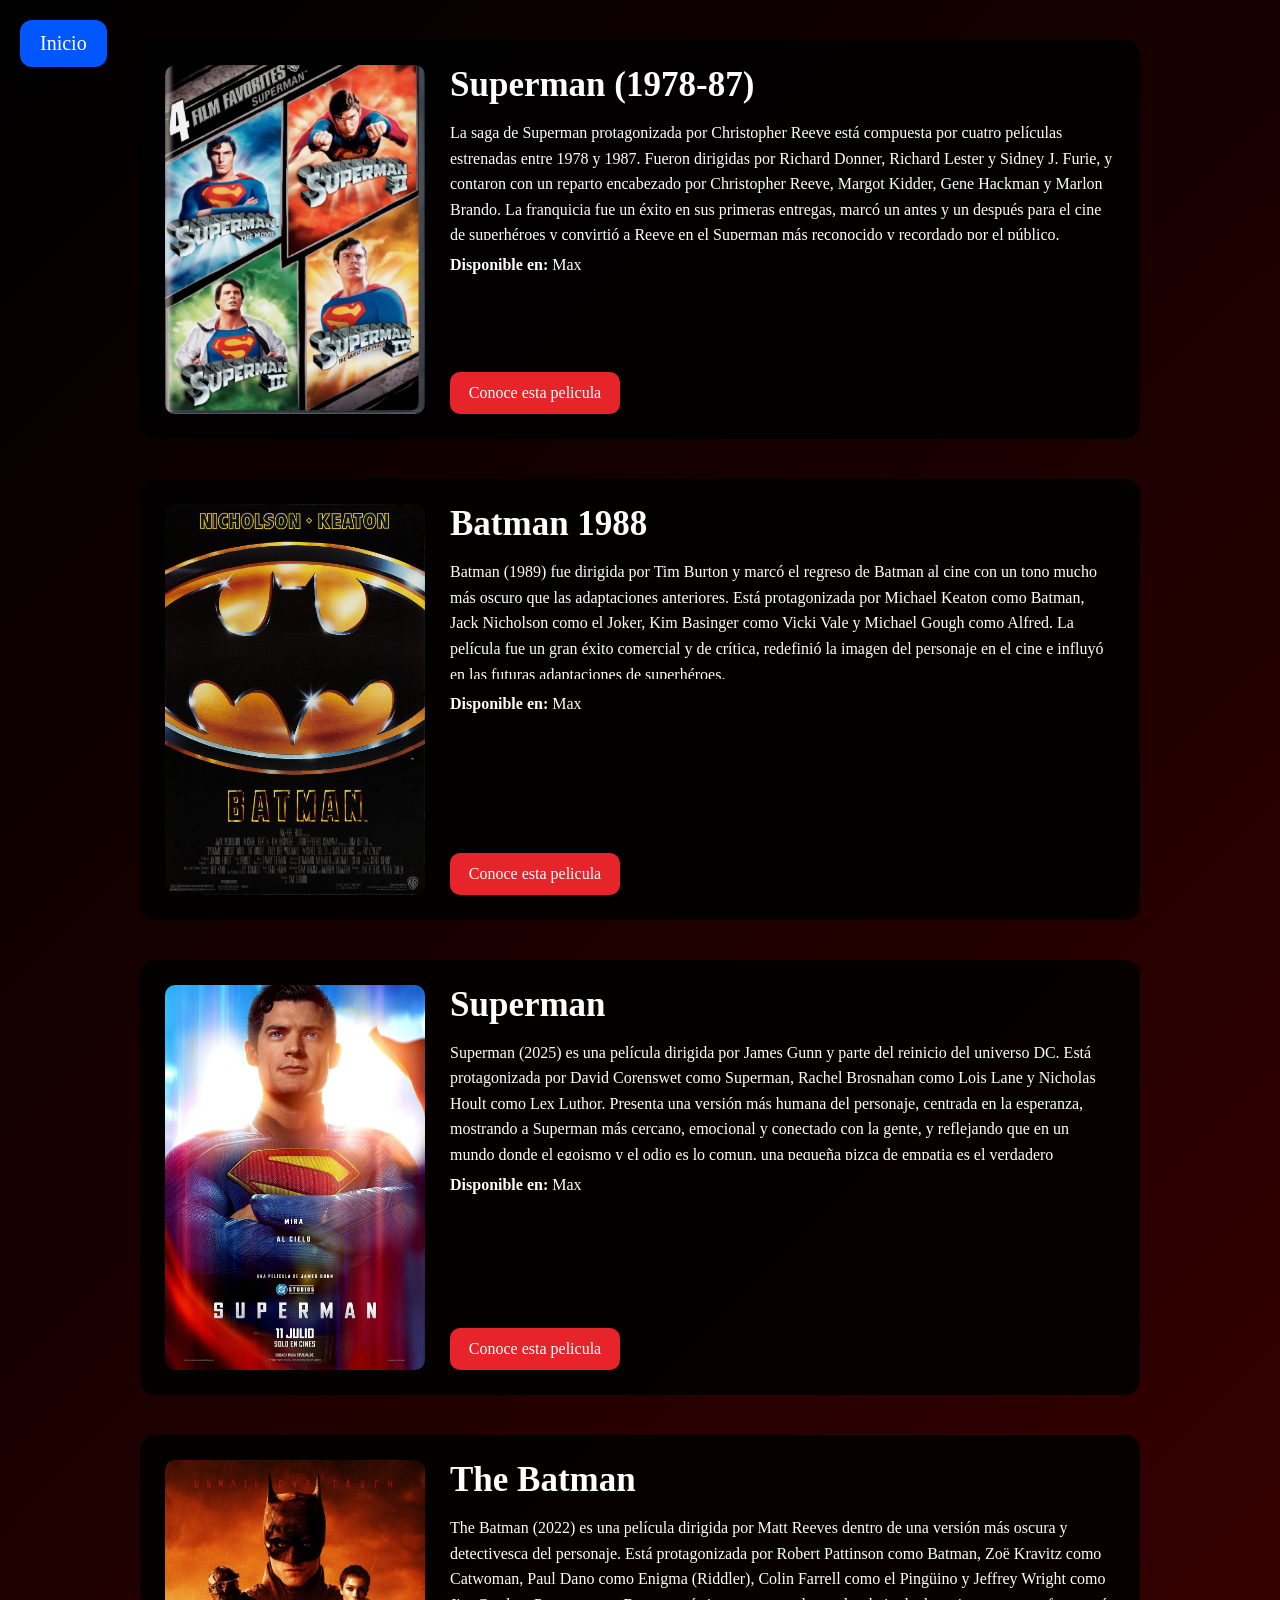
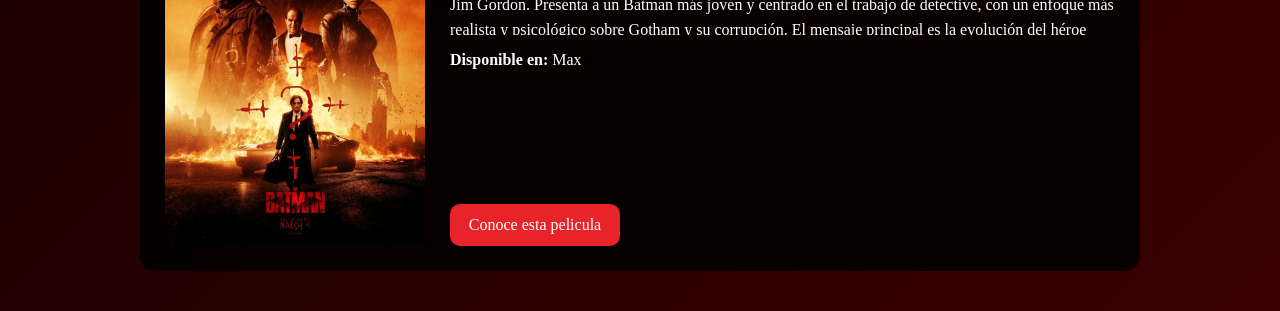
<file: peliculas.html>
<!DOCTYPE html>
<html lang="es">

<head>
    <meta charset="UTF-8">
    <meta name="viewport" content="width=device-width, initial-scale=1.0">
    <link rel="stylesheet" href="style.css">
</head>

<body id="peliculas">
<a href="index.html" class="volver">Inicio</a>

<div class="pelicula">

    <img src="./img/suprevs.PNG" alt="Superman">

    <div class="info">

        <h2>Superman (1978-87)</h2>

        <p>
            La saga de Superman protagonizada por Christopher Reeve está compuesta por cuatro películas estrenadas entre 1978 y 1987. Fueron dirigidas por Richard Donner, Richard Lester y Sidney J. Furie, y contaron con un reparto encabezado por Christopher Reeve, Margot Kidder, Gene Hackman y Marlon Brando. La franquicia fue un éxito en sus primeras entregas, marcó un antes y un después para el cine de superhéroes y convirtió a Reeve en el Superman más reconocido y recordado por el público.

        </p>

        <p><b>Disponible en:</b> Max</p>

        <a class="video" href="https://youtu.be/YqMpfF7j9Ss?si=AKFIJUF_04REornr" target="_blank">
            Conoce esta pelicula
        </a>

    </div>

</div>

<div class="pelicula">

    <img src="./img/Batman_29_theatrical_poster.webp" alt="89">

    <div class="info">

        <h2>Batman 1988</h2>

        <p>
           Batman (1989) fue dirigida por Tim Burton y marcó el regreso de Batman al cine con un tono mucho más oscuro que las adaptaciones anteriores. Está protagonizada por Michael Keaton como Batman, Jack Nicholson como el Joker, Kim Basinger como Vicki Vale y Michael Gough como Alfred. La película fue un gran éxito comercial y de crítica, redefinió la imagen del personaje en el cine e influyó en las futuras adaptaciones de superhéroes.

        </p>

        <p><b>Disponible en:</b> Max</p>

        <a class="video" href="https://youtu.be/dgC9Q0uhX70?si=tZ2uSfXBCma5TUUQ" target="_blank">
            Conoce esta pelicula
        </a>

    </div>

</div>
<div class="pelicula">

    <img src="./img/MV5BMWFiZjUwZmEtMGVjYi00MjI0LTk5MzAtMjM0MjRkODcyNjI5XkEyXkFqcGc@._V1_FMjpg_UX1000_.jpg" alt="">

    <div class="info">

        <h2>Superman</h2>

        <p>
           Superman (2025) es una película dirigida por James Gunn y parte del reinicio del universo DC. Está protagonizada por David Corenswet como Superman, Rachel Brosnahan como Lois Lane y Nicholas Hoult como Lex Luthor. Presenta una versión más humana del personaje, centrada en la esperanza, mostrando a Superman más cercano, emocional y conectado con la gente, y reflejando que en un mundo donde el egoismo y el odio es lo comun, una pequeña pizca de empatia es el verdadero punkrock.

        </p>

        <p><b>Disponible en:</b> Max</p>

        <a class="video" href="https://youtu.be/X7X-YdGJOTQ?si=wvZsoTn4hg8_Wfpa" target="_blank">
            Conoce esta pelicula
        </a>

    </div>

</div>
<div class="pelicula">

    <img src="./img/The_Batman-449856406-large.jpg" alt="">

    <div class="info">

        <h2>The Batman</h2>

        <p>
           The Batman (2022) es una película dirigida por Matt Reeves dentro de una versión más oscura y detectivesca del personaje. Está protagonizada por Robert Pattinson como Batman, Zoë Kravitz como Catwoman, Paul Dano como Enigma (Riddler), Colin Farrell como el Pingüino y Jeffrey Wright como Jim Gordon.

Presenta a un Batman más joven y centrado en el trabajo de detective, con un enfoque más realista y psicológico sobre Gotham y su corrupción.

El mensaje principal es la evolución del héroe desde la venganza hacia la esperanza: Bruce Wayne empieza creyendo que infundir miedo y castigar a los criminales es suficiente, pero entiende que eso no alcanza para salvar la ciudad. Aprende que la gente no solo necesita un símbolo de miedo, sino también un símbolo de esperanza que inspire a Gotham a cambiar.

        </p>

        <p><b>Disponible en:</b> Max</p>

        <a class="video" href="https://youtu.be/n4wah1HS9r8?si=xP8zf7U2tAVHRAPx" target="_blank">
            Conoce esta pelicula
        </a>

    </div>

</div>
</file>
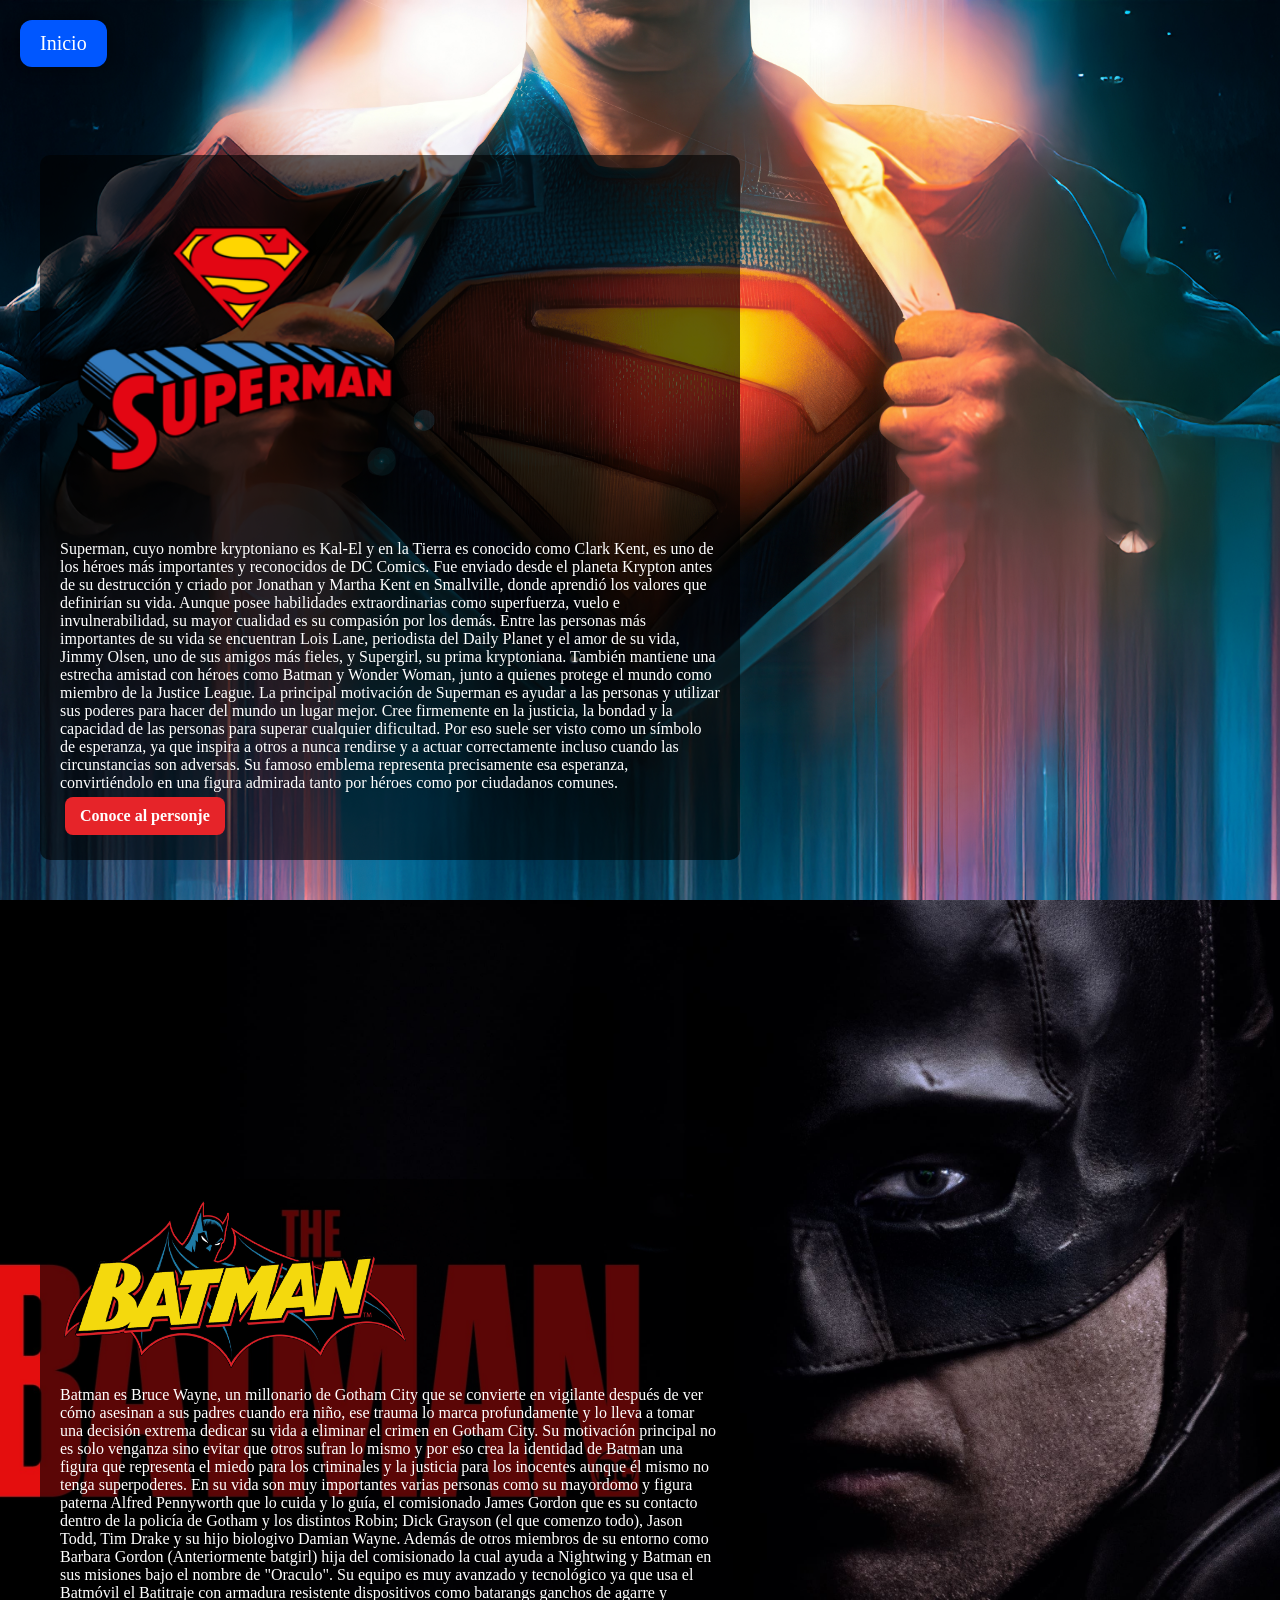
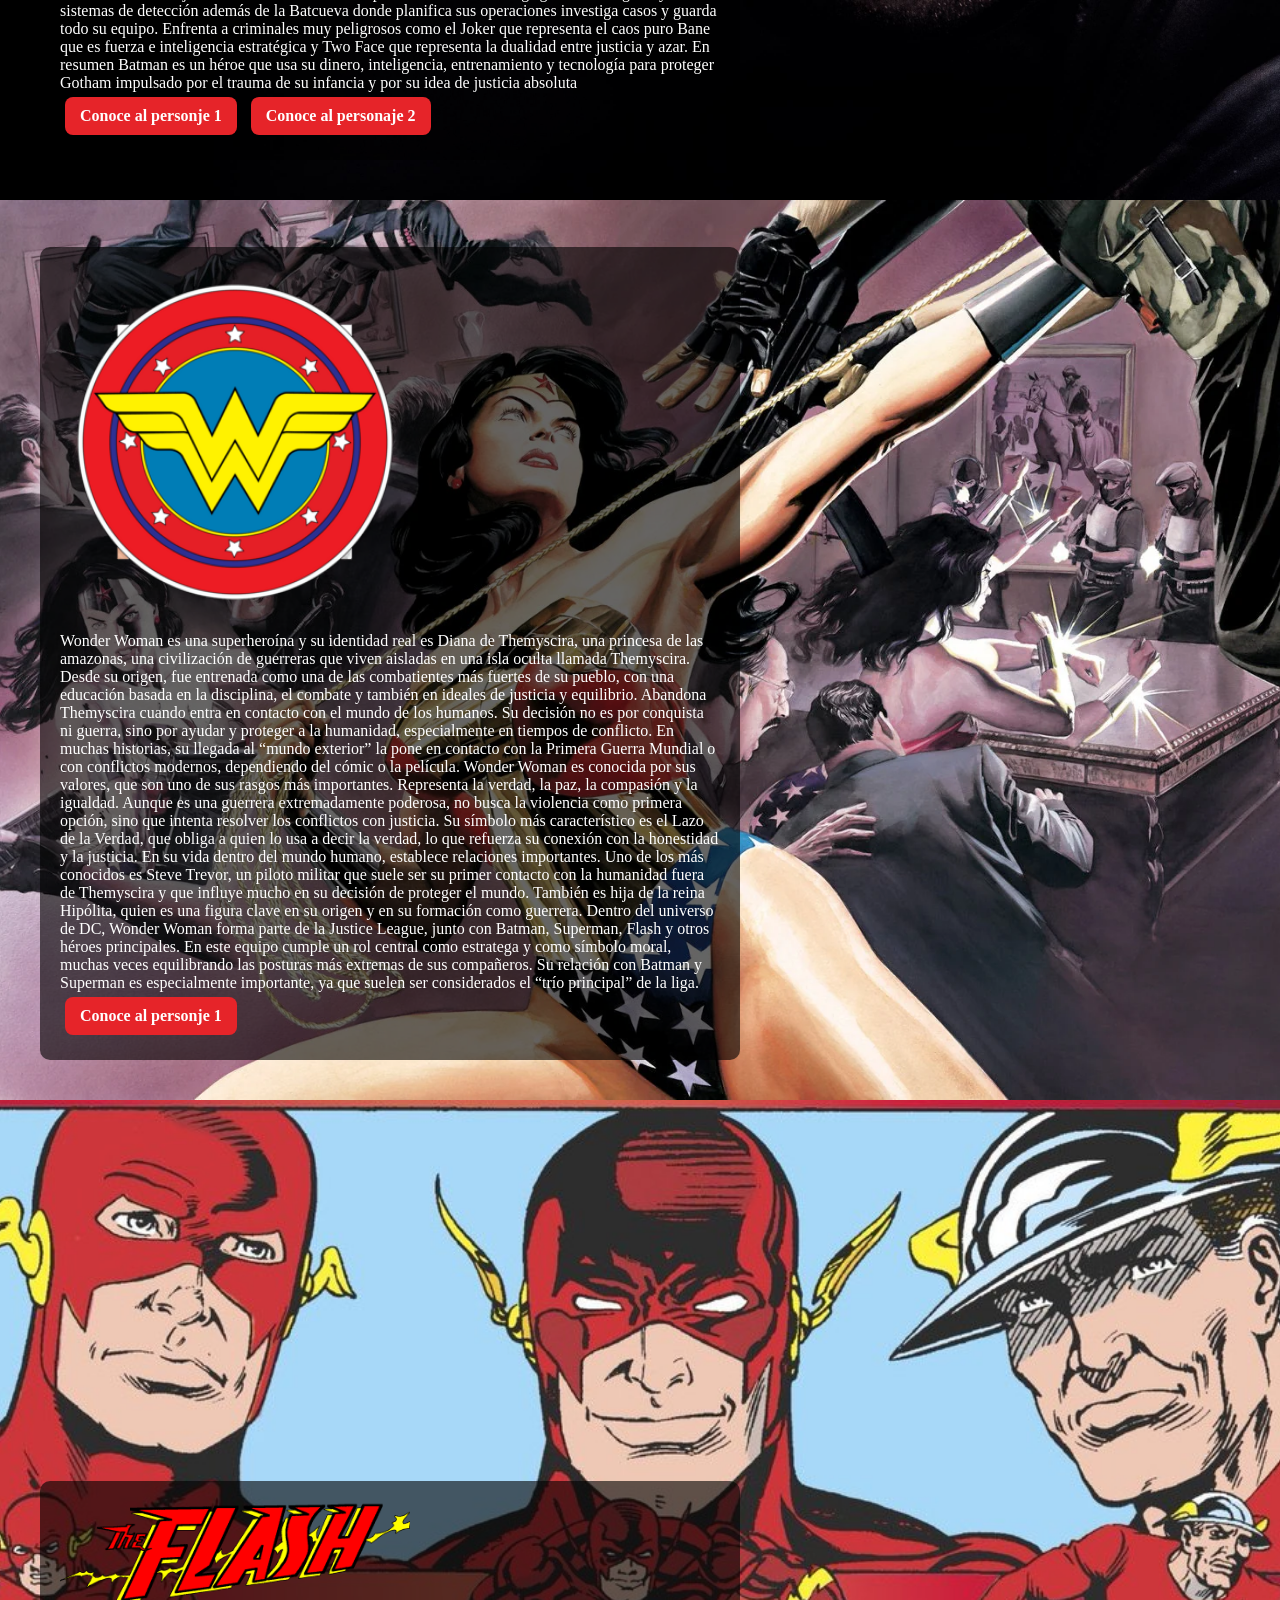
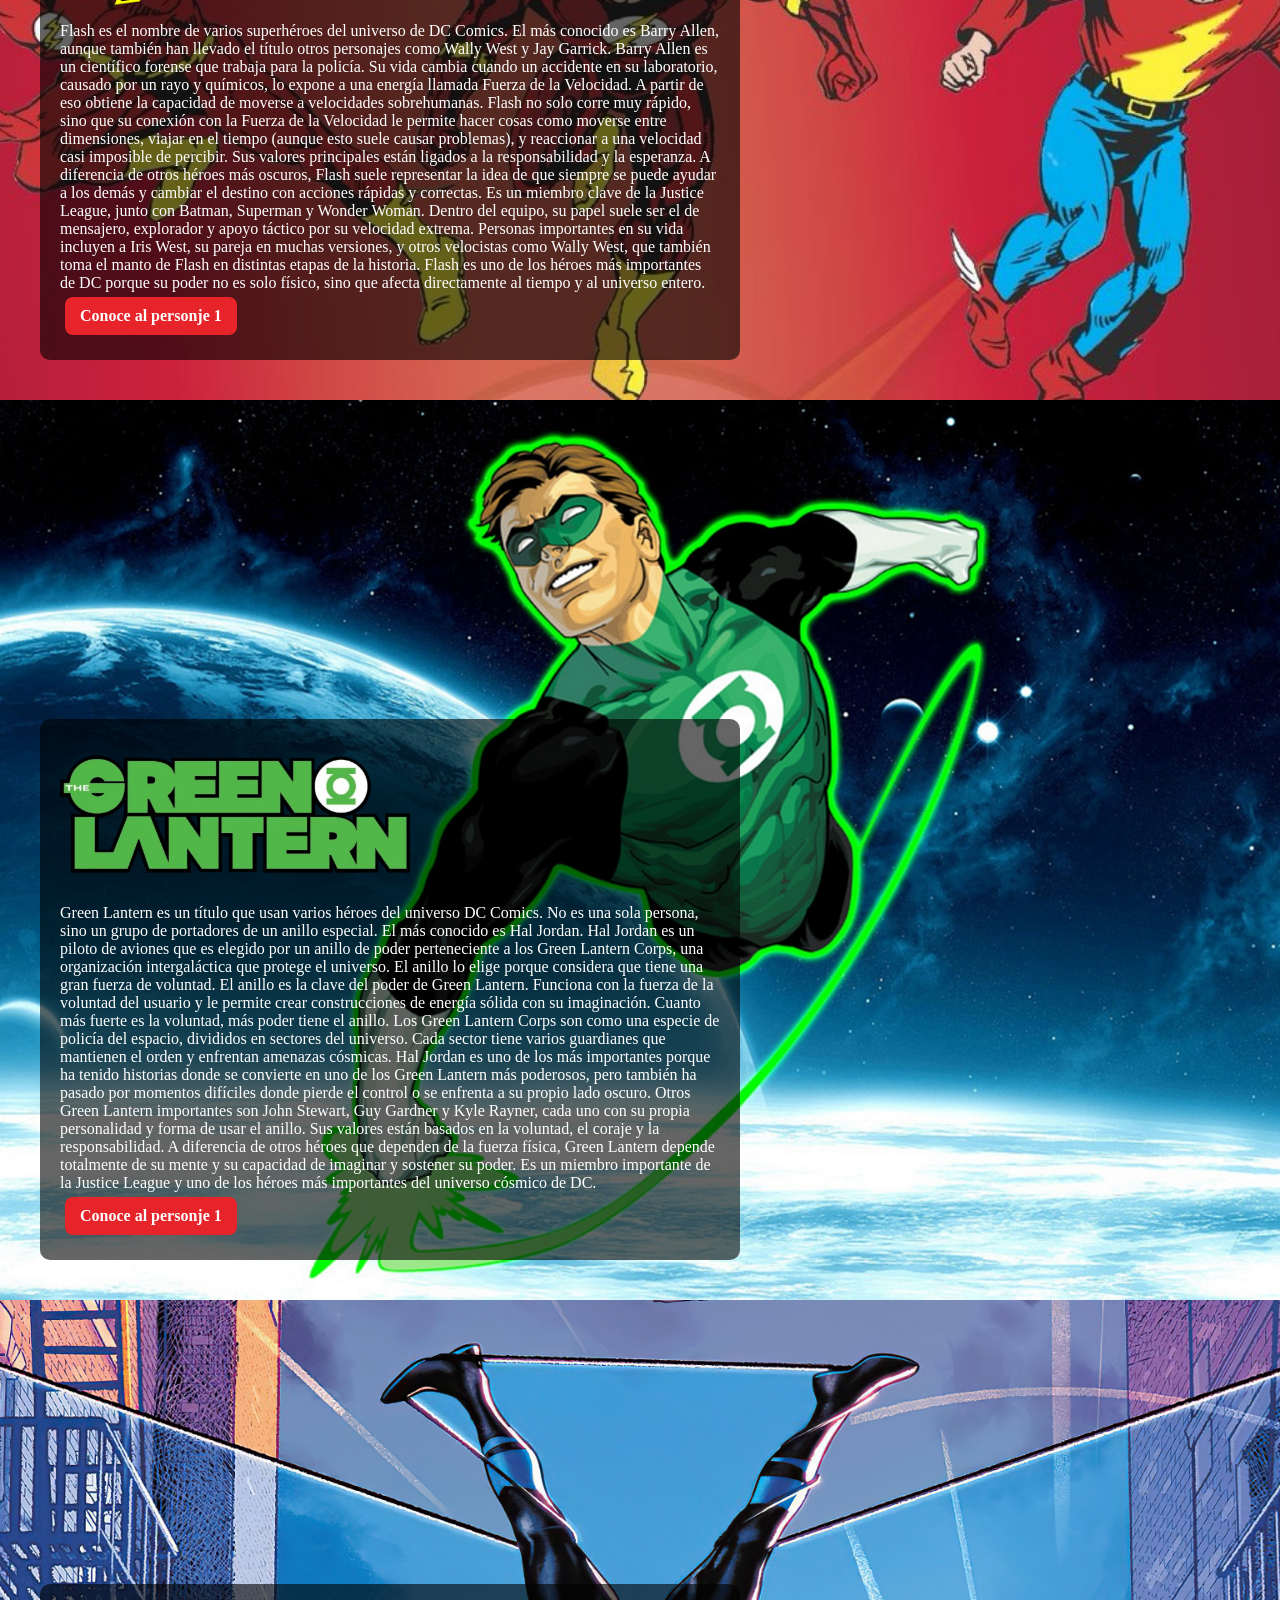
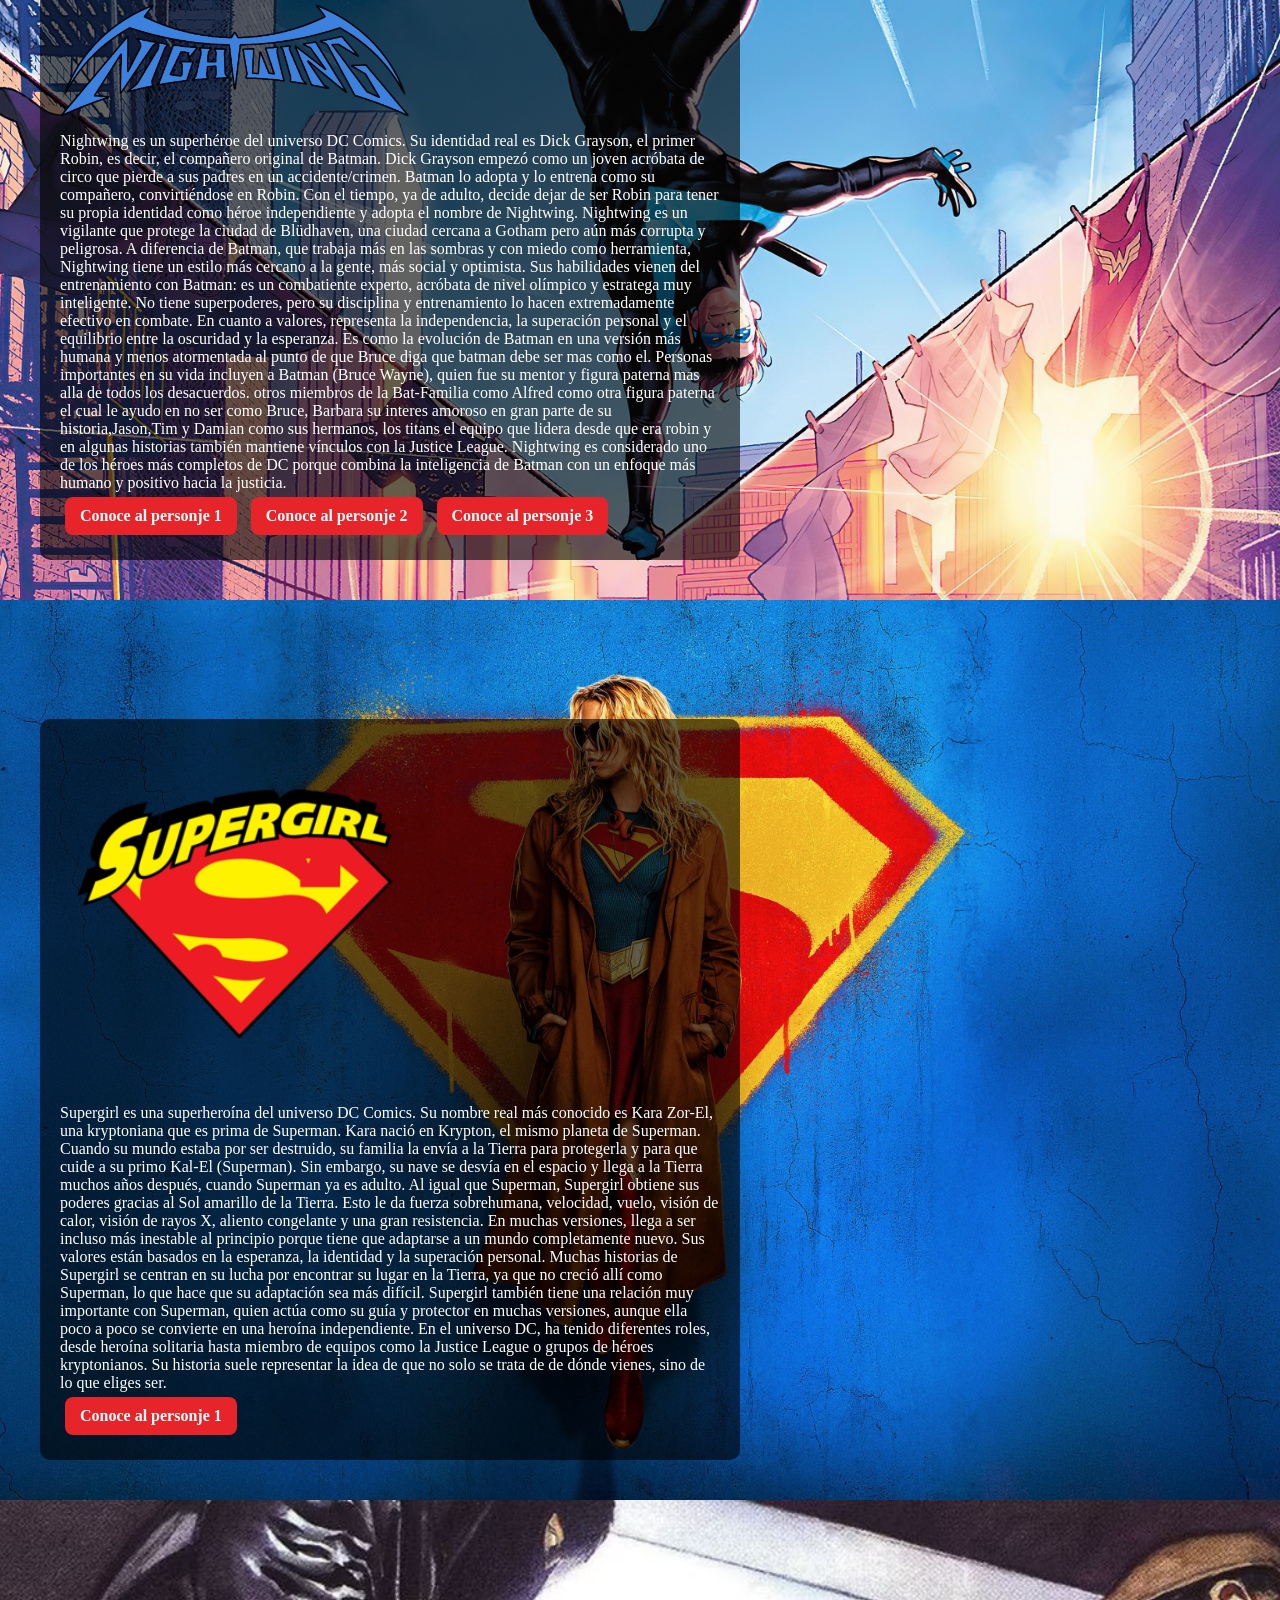
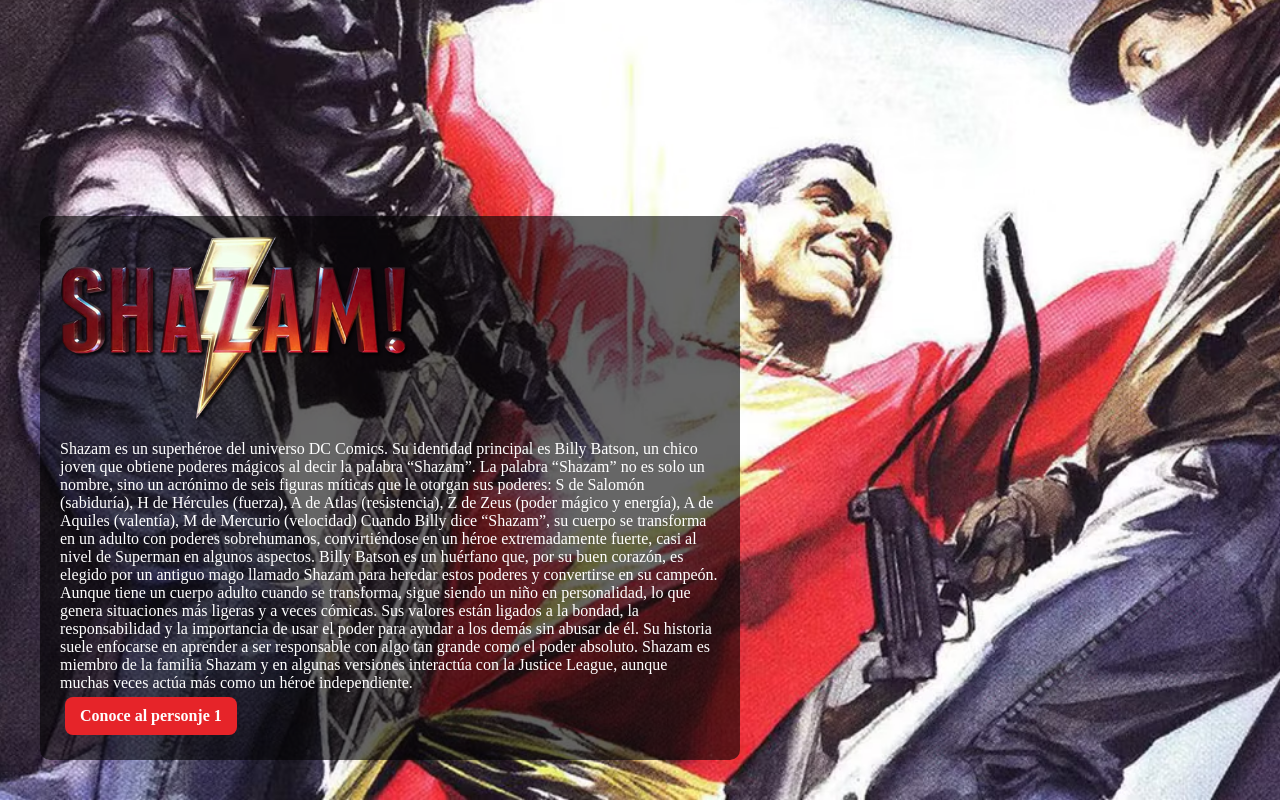
<file: personajes.html>
<!DOCTYPE html>
<html lang="es">

<head>
    <meta charset="UTF-8">
    <meta name="viewport" content="width=device-width, initial-scale=1.0">
    <link rel="stylesheet" href="style.css">
</head>

<body>

<a href="index.html" class="volver">Inicio</a>



<div class="personaje" id="superman">
  <div class="contenido">

    <img src="./img/superman-logo-png_seeklogo-481088.png" alt="Superman">

        <p>
                        Superman, cuyo nombre kryptoniano es Kal-El y en la Tierra es conocido como Clark Kent, es uno de los héroes más importantes y reconocidos de DC Comics. Fue enviado desde el planeta Krypton antes de su destrucción y criado por Jonathan y Martha Kent en Smallville, donde aprendió los valores que definirían su vida. Aunque posee habilidades extraordinarias como superfuerza, vuelo e invulnerabilidad, su mayor cualidad es su compasión por los demás.

Entre las personas más importantes de su vida se encuentran Lois Lane, periodista del Daily Planet y el amor de su vida, Jimmy Olsen, uno de sus amigos más fieles, y Supergirl, su prima kryptoniana. También mantiene una estrecha amistad con héroes como Batman y Wonder Woman, junto a quienes protege el mundo como miembro de la Justice League.

La principal motivación de Superman es ayudar a las personas y utilizar sus poderes para hacer del mundo un lugar mejor. Cree firmemente en la justicia, la bondad y la capacidad de las personas para superar cualquier dificultad. Por eso suele ser visto como un símbolo de esperanza, ya que inspira a otros a nunca rendirse y a actuar correctamente incluso cuando las circunstancias son adversas. Su famoso emblema representa precisamente esa esperanza, convirtiéndolo en una figura admirada tanto por héroes como por ciudadanos comunes.
                    </p>
<div class="videos">
      <a href="https://www.youtube.com/watch?v=A7mI8dDOVww" target="_blank" class="video-btn">
         Conoce al personje
      </a>
    </div>

  </div>
</div>

<div class="personaje" id="batman">
  <div class="contenido">

    <img src="./img/ucr6e4iqgbsa1.png" alt="Batman">

        <p>Batman es Bruce Wayne, un millonario de Gotham City que se convierte en vigilante después de ver cómo asesinan a sus padres cuando era niño, ese trauma lo marca profundamente y lo lleva a tomar una decisión extrema dedicar su vida a eliminar el crimen en Gotham City.

Su motivación principal no es solo venganza sino evitar que otros sufran lo mismo y por eso crea la identidad de Batman una figura que representa el miedo para los criminales y la justicia para los inocentes aunque él mismo no tenga superpoderes.

En su vida son muy importantes varias personas como su mayordomo y figura paterna Alfred Pennyworth que lo cuida y lo guía, el comisionado James Gordon que es su contacto dentro de la policía de Gotham y los distintos Robin; Dick Grayson (el que comenzo todo), Jason Todd, Tim Drake y su hijo biologivo Damian Wayne. Además de otros miembros de su entorno como Barbara Gordon (Anteriormente batgirl) hija del comisionado la cual ayuda a Nightwing y Batman en sus misiones bajo el nombre de "Oraculo".

Su equipo es muy avanzado y tecnológico ya que usa el Batmóvil el Batitraje con armadura resistente dispositivos como batarangs ganchos de agarre y sistemas de detección además de la Batcueva donde planifica sus operaciones investiga casos y guarda todo su equipo.

Enfrenta a criminales muy peligrosos como el Joker que representa el caos puro Bane que es fuerza e inteligencia estratégica y Two Face que representa la dualidad entre justicia y azar.

En resumen Batman es un héroe que usa su dinero, inteligencia, entrenamiento y tecnología para proteger Gotham impulsado por el trauma de su infancia y por su idea de justicia absoluta</p>
 <div class="videos">
      <a href="https://youtu.be/IhvdeNz0_cg" target="_blank" class="video-btn">
         Conoce al personje 1
      </a>
      <a href="https://youtu.be/aOd2n7rNcLo?si=Dl96HwzhO_equEaz" target="_blank" class="video-btn">
         Conoce al personaje 2
      </a>

    </div>

  </div>
</div>
<div class="personaje" id="wonder">
  <div class="contenido">

    <img src="./img/wonder-woman-logo-png_seeklogo-265814.png" alt="Wonder Woman">

        <p>Wonder Woman es una superheroína y su identidad real es Diana de Themyscira, una princesa de las amazonas, una civilización de guerreras que viven aisladas en una isla oculta llamada Themyscira. Desde su origen, fue entrenada como una de las combatientes más fuertes de su pueblo, con una educación basada en la disciplina, el combate y también en ideales de justicia y equilibrio. 
        Abandona Themyscira cuando entra en contacto con el mundo de los humanos. Su decisión no es por conquista ni guerra, sino por ayudar y proteger a la humanidad, especialmente en tiempos de conflicto. En muchas historias, su llegada al “mundo exterior” la pone en contacto con la Primera Guerra Mundial o con conflictos modernos, dependiendo del cómic o la película.

Wonder Woman es conocida por sus valores, que son uno de sus rasgos más importantes. Representa la verdad, la paz, la compasión y la igualdad. Aunque es una guerrera extremadamente poderosa, no busca la violencia como primera opción, sino que intenta resolver los conflictos con justicia. Su símbolo más característico es el Lazo de la Verdad, que obliga a quien lo usa a decir la verdad, lo que refuerza su conexión con la honestidad y la justicia.

En su vida dentro del mundo humano, establece relaciones importantes. Uno de los más conocidos es Steve Trevor, un piloto militar que suele ser su primer contacto con la humanidad fuera de Themyscira y que influye mucho en su decisión de proteger el mundo. También es hija de la reina Hipólita, quien es una figura clave en su origen y en su formación como guerrera.

Dentro del universo de DC, Wonder Woman forma parte de la Justice League, junto con Batman, Superman, Flash y otros héroes principales. En este equipo cumple un rol central como estratega y como símbolo moral, muchas veces equilibrando las posturas más extremas de sus compañeros. Su relación con Batman y Superman es especialmente importante, ya que suelen ser considerados el “trío principal” de la liga.</p>
 <div class="videos">
      <a href="https://youtu.be/tzZHgMYE5cs?si=Y3QzAY1jE0kV49yN" target="_blank" class="video-btn">
         Conoce al personje 1
      </a>
      </div>

  </div>
</div>
<div class="personaje" id="flash">
  <div class="contenido">

    <img src="./img/Flash-Logo-10.png" alt="Flash">

        <p>Flash es el nombre de varios superhéroes del universo de DC Comics. El más conocido es Barry Allen, aunque también han llevado el título otros personajes como Wally West y Jay Garrick.

Barry Allen es un científico forense que trabaja para la policía. Su vida cambia cuando un accidente en su laboratorio, causado por un rayo y químicos, lo expone a una energía llamada Fuerza de la Velocidad. A partir de eso obtiene la capacidad de moverse a velocidades sobrehumanas.

Flash no solo corre muy rápido, sino que su conexión con la Fuerza de la Velocidad le permite hacer cosas como moverse entre dimensiones, viajar en el tiempo (aunque esto suele causar problemas), y reaccionar a una velocidad casi imposible de percibir.

Sus valores principales están ligados a la responsabilidad y la esperanza. A diferencia de otros héroes más oscuros, Flash suele representar la idea de que siempre se puede ayudar a los demás y cambiar el destino con acciones rápidas y correctas.

Es un miembro clave de la Justice League, junto con Batman, Superman y Wonder Woman. Dentro del equipo, su papel suele ser el de mensajero, explorador y apoyo táctico por su velocidad extrema.

Personas importantes en su vida incluyen a Iris West, su pareja en muchas versiones, y otros velocistas como Wally West, que también toma el manto de Flash en distintas etapas de la historia.

Flash es uno de los héroes más importantes de DC porque su poder no es solo físico, sino que afecta directamente al tiempo y al universo entero.
</p>
 <div class="videos">
      <a href="https://youtu.be/M4hlUC0ZxPQ?si=PpP9ZGe9phDSioqT" target="_blank" class="video-btn">
         Conoce al personje 1
      </a>
      </div>

  </div>
</div>
<div class="personaje" id="lantern">
  <div class="contenido">

    <img src="./img/does-anyone-know-the-font-names-of-these-wonder-woman-and-v0-0mjviadt7xgg1.webp" alt="Green Lantern">

        <p>Green Lantern es un título que usan varios héroes del universo DC Comics. No es una sola persona, sino un grupo de portadores de un anillo especial. El más conocido es Hal Jordan.

Hal Jordan es un piloto de aviones que es elegido por un anillo de poder perteneciente a los Green Lantern Corps, una organización intergaláctica que protege el universo. El anillo lo elige porque considera que tiene una gran fuerza de voluntad.

El anillo es la clave del poder de Green Lantern. Funciona con la fuerza de la voluntad del usuario y le permite crear construcciones de energía sólida con su imaginación. Cuanto más fuerte es la voluntad, más poder tiene el anillo.

Los Green Lantern Corps son como una especie de policía del espacio, divididos en sectores del universo. Cada sector tiene varios guardianes que mantienen el orden y enfrentan amenazas cósmicas.

Hal Jordan es uno de los más importantes porque ha tenido historias donde se convierte en uno de los Green Lantern más poderosos, pero también ha pasado por momentos difíciles donde pierde el control o se enfrenta a su propio lado oscuro.

Otros Green Lantern importantes son John Stewart, Guy Gardner y Kyle Rayner, cada uno con su propia personalidad y forma de usar el anillo.

Sus valores están basados en la voluntad, el coraje y la responsabilidad. A diferencia de otros héroes que dependen de la fuerza física, Green Lantern depende totalmente de su mente y su capacidad de imaginar y sostener su poder.

Es un miembro importante de la Justice League y uno de los héroes más importantes del universo cósmico de DC.
</p>
 <div class="videos">
      <a href="https://youtu.be/wwxhyPktY80?si=8ki_G1EM7iZ_A2nQ" target="_blank" class="video-btn">
         Conoce al personje 1
      </a>
      </div>

  </div>
</div>
<div class="personaje" id="nightwing">
  <div class="contenido">

    <img src="./img/Nightwing.png" alt="Nightwing">

        <p>Nightwing es un superhéroe del universo DC Comics. Su identidad real es Dick Grayson, el primer Robin, es decir, el compañero original de Batman.

Dick Grayson empezó como un joven acróbata de circo que pierde a sus padres en un accidente/crimen. Batman lo adopta y lo entrena como su compañero, convirtiéndose en Robin. Con el tiempo, ya de adulto, decide dejar de ser Robin para tener su propia identidad como héroe independiente y adopta el nombre de Nightwing.

Nightwing es un vigilante que protege la ciudad de Blüdhaven, una ciudad cercana a Gotham pero aún más corrupta y peligrosa. A diferencia de Batman, que trabaja más en las sombras y con miedo como herramienta, Nightwing tiene un estilo más cercano a la gente, más social y optimista.

Sus habilidades vienen del entrenamiento con Batman: es un combatiente experto, acróbata de nivel olímpico y estratega muy inteligente. No tiene superpoderes, pero su disciplina y entrenamiento lo hacen extremadamente efectivo en combate.

En cuanto a valores, representa la independencia, la superación personal y el equilibrio entre la oscuridad y la esperanza. Es como la evolución de Batman en una versión más humana y menos atormentada al punto de que Bruce diga que batman debe ser mas como el.

Personas importantes en su vida incluyen a Batman (Bruce Wayne), quien fue su mentor y figura paterna mas alla de todos los desacuerdos. otros miembros de la Bat-Familia como Alfred como otra figura paterna el cual le ayudo en no ser como Bruce, Barbara su interes amoroso en gran parte de su historia,Jason,Tim y Damian como sus hermanos, los titans el equipo que lidera desde que era robin y en algunas historias también mantiene vínculos con la Justice League.

Nightwing es considerado uno de los héroes más completos de DC porque combina la inteligencia de Batman con un enfoque más humano y positivo hacia la justicia.
</p>
 <div class="videos">
      <a href="https://youtu.be/oAB6l9jli2c?si=z2XUjgFPGDwglv1V" target="_blank" class="video-btn">
         Conoce al personje 1
      </a>
      <a href="https://youtu.be/mExdNh06jZ8?si=GrXGWvU-dpUNT6vJ" target="_blank" class="video-btn">
         Conoce al personje 2
      </a>
      <a href="https://youtu.be/t6yUccbFPwM?si=qBEiPDp4jin8r0vO" target="_blank" class="video-btn">
         Conoce al personje 3
      </a>
      </div>

  </div>
</div>
<div class="personaje" id="supergirl">
  <div class="contenido">

    <img src="./img/supergirl-logo-png_seeklogo-133947.png" alt="Supergirl">

        <p>Supergirl es una superheroína del universo DC Comics. Su nombre real más conocido es Kara Zor-El, una kryptoniana que es prima de Superman.

Kara nació en Krypton, el mismo planeta de Superman. Cuando su mundo estaba por ser destruido, su familia la envía a la Tierra para protegerla y para que cuide a su primo Kal-El (Superman). Sin embargo, su nave se desvía en el espacio y llega a la Tierra muchos años después, cuando Superman ya es adulto.

Al igual que Superman, Supergirl obtiene sus poderes gracias al Sol amarillo de la Tierra. Esto le da fuerza sobrehumana, velocidad, vuelo, visión de calor, visión de rayos X, aliento congelante y una gran resistencia. En muchas versiones, llega a ser incluso más inestable al principio porque tiene que adaptarse a un mundo completamente nuevo.

Sus valores están basados en la esperanza, la identidad y la superación personal. Muchas historias de Supergirl se centran en su lucha por encontrar su lugar en la Tierra, ya que no creció allí como Superman, lo que hace que su adaptación sea más difícil.

Supergirl también tiene una relación muy importante con Superman, quien actúa como su guía y protector en muchas versiones, aunque ella poco a poco se convierte en una heroína independiente.

En el universo DC, ha tenido diferentes roles, desde heroína solitaria hasta miembro de equipos como la Justice League o grupos de héroes kryptonianos. Su historia suele representar la idea de que no solo se trata de de dónde vienes, sino de lo que eliges ser.
</p>
 <div class="videos">
      <a href="https://youtu.be/qZCZzlTmDv0?si=tsiH_y9VkIejiL8N" target="_blank" class="video-btn">
         Conoce al personje 1
      </a>
      </div>

  </div>
</div>
<div class="personaje" id="shazam">
  <div class="contenido">

    <img src="./img/223-2239249_shazam-image-dc-shazam-logo-png.png" alt="Shazam">

        <p>Shazam es un superhéroe del universo DC Comics. Su identidad principal es Billy Batson, un chico joven que obtiene poderes mágicos al decir la palabra “Shazam”.

La palabra “Shazam” no es solo un nombre, sino un acrónimo de seis figuras míticas que le otorgan sus poderes:

S de Salomón (sabiduría), H de Hércules (fuerza), A de Atlas (resistencia), Z de Zeus (poder mágico y energía), A de Aquiles (valentía), M de Mercurio (velocidad)

Cuando Billy dice “Shazam”, su cuerpo se transforma en un adulto con poderes sobrehumanos, convirtiéndose en un héroe extremadamente fuerte, casi al nivel de Superman en algunos aspectos.

Billy Batson es un huérfano que, por su buen corazón, es elegido por un antiguo mago llamado Shazam para heredar estos poderes y convertirse en su campeón. Aunque tiene un cuerpo adulto cuando se transforma, sigue siendo un niño en personalidad, lo que genera situaciones más ligeras y a veces cómicas.

Sus valores están ligados a la bondad, la responsabilidad y la importancia de usar el poder para ayudar a los demás sin abusar de él. Su historia suele enfocarse en aprender a ser responsable con algo tan grande como el poder absoluto.

Shazam es miembro de la familia Shazam y en algunas versiones interactúa con la Justice League, aunque muchas veces actúa más como un héroe independiente.</p>
 <div class="videos">
      <a href="https://youtu.be/MFEg7V7f5vg?si=2Rxa78YIQrZBtIt9" target="_blank" class="video-btn">
         Conoce al personje 1
      </a>
      </div>

  </div>
</div>
</file>
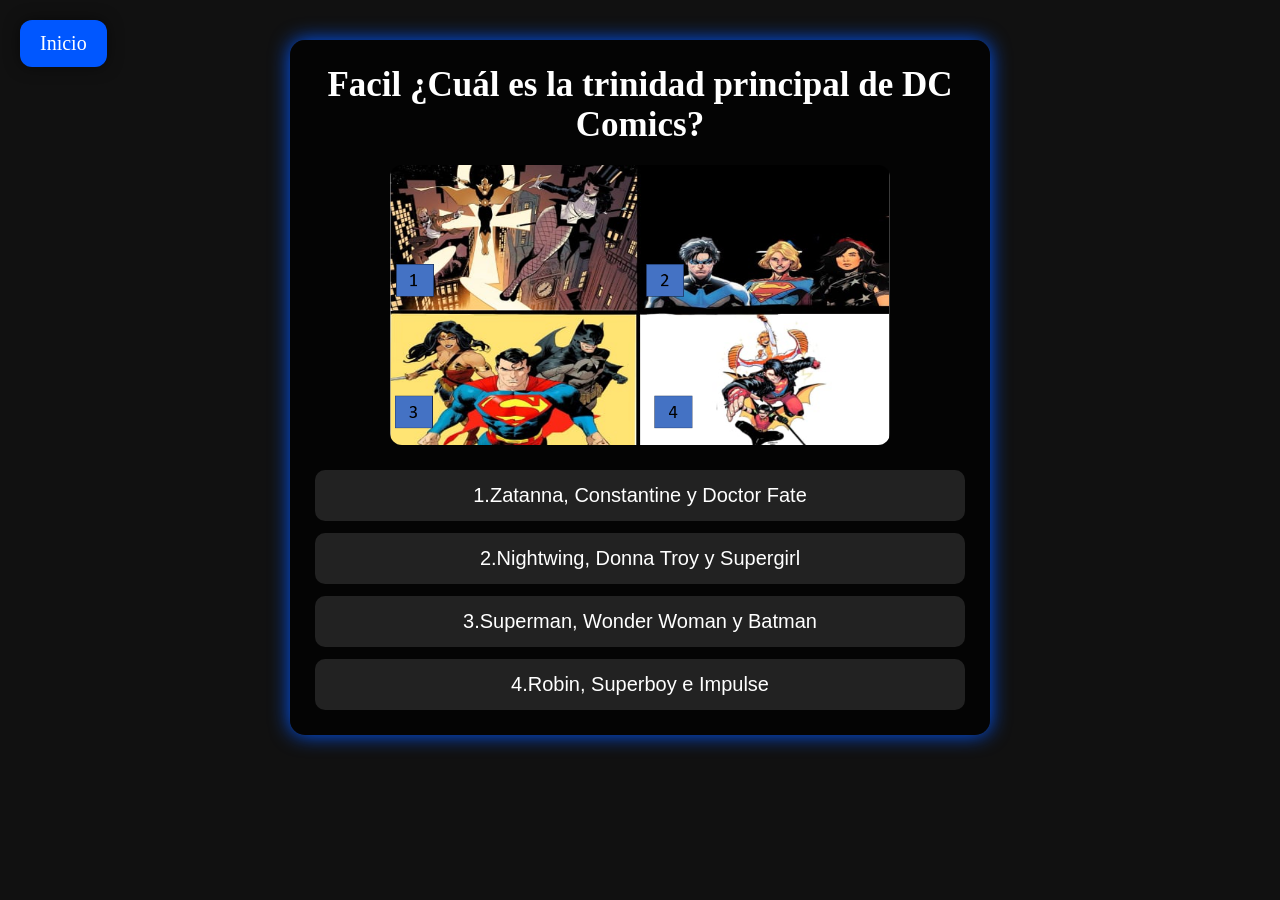
<file: quiz.html>
<!DOCTYPE html>
<html lang="es">
<head>
<meta charset="UTF-8">
<title>Quiz DC</title>

<link rel="stylesheet" href="style.css">
</head>

<body id="quiz">

<a href="index.html" class="volver">Inicio</a>

<div class="quiz">

<div class="pregunta activa">

<h1>Facil ¿Cuál es la trinidad principal de DC Comics?</h1>

<img src="./img/1.png" class="quiz-img">

<div class="opciones">

<button data-correcta="0">1.Zatanna, Constantine y Doctor Fate</button>

<button data-correcta="0">2.Nightwing, Donna Troy y Supergirl</button>

<button data-correcta="1">3.Superman, Wonder Woman y Batman</button>

<button data-correcta="0">4.Robin, Superboy e Impulse</button>

</div>

</div><div class="pregunta">

<h1>Facil ¿Como consiguo sus poderes Flash?</h1>

<img src="./img/image.avif" class="quiz-img">

<div class="opciones">

<button data-correcta="0">1.Nacio con ellos</button>

<button data-correcta="1">2.Un rayo + quimicos</button>

<button data-correcta="0">3.Cayo en un tanque de quimicos</button>

<button data-correcta="0">4.Experimento en si mismo</button>
</div>

</div>

<div class="pregunta">

<h1>Medio ¿Quien es el primer Robin de batman?</h1>

<img src="./img/si.PNG" class="quiz-img">

<div class="opciones">

<button data-correcta="1">1.Richard Grayson</button>

<button data-correcta="0">2.Jason Todd </button>

<button data-correcta="0">3.Tim Drake</button>

<button data-correcta="0">4.Stephanie Brown</button>

<button data-correcta="0">5.Damian Wayne</button>

</div>

</div>
<div class="pregunta">
<h1>Medio Wonder Woman tiene en sus comics algo que puede hacerse invisible ¿Cual es?</h1>

<img src="./img/wonder_woman_0_0.jpg" class="quiz-img">

<div class="opciones">

<button data-correcta="0">1.Isla de Themyscira</button>

<button data-correcta="0">2.Lazo de la verdad</button>

<button data-correcta="1">3.Un jet</button>

<button data-correcta="0">4.Un escudo</button>

</div>

</div>

</div>
<div class="pregunta">

<h1>Medio Lex Luthor es reconocido por tenerle rencor a superman. ¿Cual de todas estas cosas hizo Lex vinculado a Superman?</h1>

<img src="./img/500_333.jpeg" class="quiz-img">

<div class="opciones">

<button data-correcta="0">1.Clon con ADN de ambos</button>

<button data-correcta="0">2.Matar a Superman</button>

<button data-correcta="0">3.Convertirse en presidente de la nacio y poner a la gente en contra de Superman</button>

<button data-correcta="1">4.Todas son correctas</button>


</div>
</div>

<div class="pregunta">

<h1>Dificl. ¿Quien es Superboy Prime?</h1>

<img src="./img/Prime_poderes.webp" class="quiz-img">

<div class="opciones">

<button data-correcta="0">1.Version malvada de Superboy</button>

<button data-correcta="1">2.Una persona comun que llego al universo DC</button>

<button data-correcta="0">3.Superboy del futuro</button>

<button data-correcta="0">4.El hijo de Superman</button>

</div>
</div>

<script src="quiz.js"></script>

</body>
</html>
</file>
<file: style.css>
*{
    margin:0;
    padding:0;
    box-sizing:border-box;
}

body{
    font-family: 'Bangers', cursive;
}

.hero{
    height:100vh;
    background-image:url("./img/WhatsApp\ Image\ 2026-06-12\ at\ 18.19.52.jpeg");
    background-size:cover;
    background-position:center;
    display:flex;
    flex-direction:column;
    justify-content:center;
    align-items:center;
    text-align:center;
    color:blue;
}

.logo{
    width:220px;
    margin-bottom:20px;
}

.hero h1{
    font-size:70px;
}

.hero p{
    font-size:22px;
    margin:15px 0;
}

nav{
    margin-top:20px;
}

nav a{
    color: blue;
    text-decoration: none;
    margin: 10px;
    font-size: 20px;
    padding: 10px 15px;
    border: 2px solid white;
    border-radius: 10px;
    transition: 0.3s;
    background-color: floralwhite;
}

nav a:hover{
    background-color: #0057ff;
    color: white;
    transform: scale(1.1);
}

section{
    padding:0px;
}
html{
    scroll-behavior: smooth;
}
.era{
    min-height: 100vh;
    background-size: cover;
    background-position: center;

    display: flex;
    justify-content: center;
    align-items: center;
}
.caja{
    background-color: rgba(0, 0, 0, 0.7);
    color: white;
    padding: 20px;
}
#origenes{
    background-image: url(./img/WhatsApp\ Image\ 2026-06-12\ at\ 20.12.39.jpeg);
    background-size: cover;
    background-position: center;
    background-repeat: no-repeat;
    min-height: 100vh;
    width: 100%;
}
#edad-oro{
    background-image: url(./img/WhatsApp\ Image\ 2026-06-12\ at\ 20.34.35.jpeg);
    background-size: cover;
    background-position: center;
    background-repeat: no-repeat;
    min-height: 100vh;
    width: 100%;
}
#edad-plata{
    background-image: url(./img/WhatsApp\ Image\ 2026-06-14\ at\ 17.19.40.jpeg);
    background-size: cover;
    background-position: center;
    background-repeat: no-repeat;
    min-height: 100vh;
    width: 100%;
}
#edad-bronce{
    background-image: url(./img/Gemini_Generated_Image_nl45djnl45djnl45.png);
    background-size: cover;
    background-position: center;
    background-repeat: no-repeat;
    min-height: 100vh;
    width: 100%;
}
#renovacion{
    background-image: url(./img/WhatsApp\ Image\ 2026-06-14\ at\ 18.28.41.jpeg);
    background-size: cover;
    background-position: center;
    background-repeat: no-repeat;
    min-height: 100vh;
    width: 100%;
}
#nove{
    background-image: url(./img/WhatsApp\ Image\ 2026-06-14\ at\ 18.48.44.jpeg);
    background-size: cover;
    background-position: center;
    background-repeat: no-repeat;
    min-height: 100vh;
    width: 100%;
}
#milenio{
    background-image: url(./img/WhatsApp\ Image\ 2026-06-14\ at\ 19.04.17.jpeg);
    background-size: cover;
    background-position: center;
    background-repeat: no-repeat;
    min-height: 100vh;
    width: 100%;
}
#new52{
    background-image: url(./img/WhatsApp\ Image\ 2026-06-14\ at\ 19.13.42.jpeg);
    background-size: cover;
    background-position: center;
    background-repeat: no-repeat;
    min-height: 100vh;
    width: 100%;
}
#rebirth{
    background-image: url(./img/WhatsApp\ Image\ 2026-06-14\ at\ 19.20.32.jpeg);
    background-size: cover;
    background-position: center;
    background-repeat: no-repeat;
    min-height: 100vh;
    width: 100%;
}
#actu{
    background-image: url(./img/WhatsApp\ Image\ 2026-06-14\ at\ 19.30.36.jpeg);
    background-size: cover;
    background-position: center;
    background-repeat: no-repeat;
    min-height: 100vh;
    width: 100%;
}
.era{
    border-bottom: 4px solid black;
    box-shadow: 0 5px 15px blue;
}
.hero{
    border-bottom: 4px solid black;
}

.personaje{
    min-height: 100vh;
    background-size: cover;
    background-position: center;
    background-repeat: no-repeat;

    display: flex;
    align-items: flex-end;
    padding: 40px;
    box-sizing: border-box;
}
.contenido{
    background-color: rgba(0,0,0,0.6);
    color: white;
    padding: 20px;
    max-width: 700px;
    border-radius: 10px;

    font-family: 'Bangers', cursive;
}



#superman {
  background-image: url(./img/1397625.jpg);
}

#batman {
  background-image: url(./img/wp12744007.jpg);
}
#wonder {
    background-image: url(./img/il_fullxfull.2417012218_nb9i_6709a869-4c90-45fd-8732-b375719312ff.jpg);
}
#flash {
    background-image: url(./img/GKI_IXWW4AE8LJC.jpg);
}
#lantern {
    background-image: url(./img/397333.jpg);
}
#nightwing{
    background-image: url(./img/1132026.jpg);
}
#supergirl{
    background-image: url(./img/1403602.jpg);
}
#shazam{
    background-image: url(./img/alex-ross-shazam.avif);
}
.video-btn{
    display: inline-block;
    background-color: #e62429;
    color: white;
    padding: 10px 15px;
    margin: 5px;
    text-decoration: none;
    border-radius: 8px;
    font-weight: bold;
}

.video-btn:hover{
    background-color: #0057ff;
    transform: scale(1.08);
    transition: 0.3s;
}
.contenido img{
    width: 350px !important;
    height: auto;
    display: block;
    margin-bottom: 15px;
    object-fit: contain;
}
.comic{ display: flex; 
    gap: 20px; 
    background-color: rgba(0,0,0,0.7); 
    color: white; 
    padding: 20px; 
    margin: 20px;
     border-radius: 10px; }
.comic img{
    width: 200px;
    border-radius: 10px;
}
.volver{
    position: fixed;
    top: 20px;
    left: 20px;

    background: #0057ff;
    color: white;
    text-decoration: none;

    padding: 12px 20px;
    border-radius: 12px;

    font-size: 20px;

    box-shadow: 0 0 15px rgba(0,0,0,.5);

    transition: .3s;
}

.volver:hover{
    background: #e62429;
    transform: scale(1.08);
}
body#comics{
    background-image: url(./img/dc-comics-mural.jpg);
    background-size: cover;
    background-position: center;
    background-repeat: no-repeat;
}
body#peliculas{
    background: linear-gradient(135deg, #000000, #3b0000);
}
.pelicula{
    display:flex;
    gap:25px;

    max-width:1000px;
    margin:40px auto;
    padding:25px;

    background:rgba(0,0,0,.8);
    border-radius:15px;

    color:white;
}

.pelicula img{
    width:260px;
    border-radius:10px;
}

.info{
    display:flex;
    flex-direction:column;
    flex:1;
}

.info h2{
    margin-bottom:15px;
    font-size:35px;
}

.info p{
    font-size:18px;
    line-height:1.6;
    margin-bottom:15px;
}

.video{
    margin-top:auto;
    width:170px;
    text-align:center;

    background:#e62429;
    color:white;
    text-decoration:none;

    padding:12px;
    border-radius:10px;
}

.video:hover{
    background:#0057ff;
}
.pelicula{
    display:flex;
    gap:25px;
    max-width:1000px;
    margin:40px auto;
    padding:25px;

    background:rgba(0,0,0,.85);
    border-radius:15px;

    color:white;
}

.pelicula img{
    width:260px;
    border-radius:10px;
    flex-shrink:0;
}

.pelicula .info{
    display:flex;
    flex-direction:column;
    flex:1;
}

.pelicula .info p{
    font-size:16px;
    line-height:1.6;
    margin-bottom:12px;
    max-height:120px;
    overflow:auto;
}

body#artistas{
    background:#0a0a0a;
    color:white;
    font-family: Arial, sans-serif;
}

.titulo{
    text-align:center;
    margin:30px 0;
    font-size:35px;
}

.artista{
    display:flex;
    gap:25px;
    max-width:1000px;
    margin:40px auto;
    padding:25px;

    background:rgba(0,0,0,.85);
    border-radius:15px;
}

.artista img{
    width:260px;
    border-radius:10px;
    flex-shrink:0;
}

.info-artista{
    display:flex;
    flex-direction:column;
    flex:1;
}

.info-artista p{
    font-size:16px;
    line-height:1.6;
    color:#ddd;
}

body#quiz{

background:#111;

font-family:'Bangers',cursive;

color:white;

}

.quiz{

width:700px;

margin:40px auto;

}

.pregunta{

display:none;

background:rgba(0,0,0,.75);

padding:25px;

border-radius:15px;

box-shadow:0 0 20px #0057ff;

}

.pregunta.activa{

display:block;

}

.pregunta h1{

text-align:center;

margin-bottom:20px;

font-size:35px;

}

.quiz-img{

display:block;

width:500px;

height:280px;

margin:0 auto 25px;

object-fit:cover;

border-radius:12px;

}

.opciones{

display:flex;

flex-direction:column;

gap:12px;

}

.opciones button{

padding:14px;

font-size:20px;

background:#222;

color:white;

border:none;

border-radius:10px;

cursor:pointer;

transition:.25s;

}

.opciones button:hover{

background:#0057ff;

}

.correcta{

background:#1d8f3d !important;

}

.incorrecta{

background:#d72626 !important;

}
</file>
